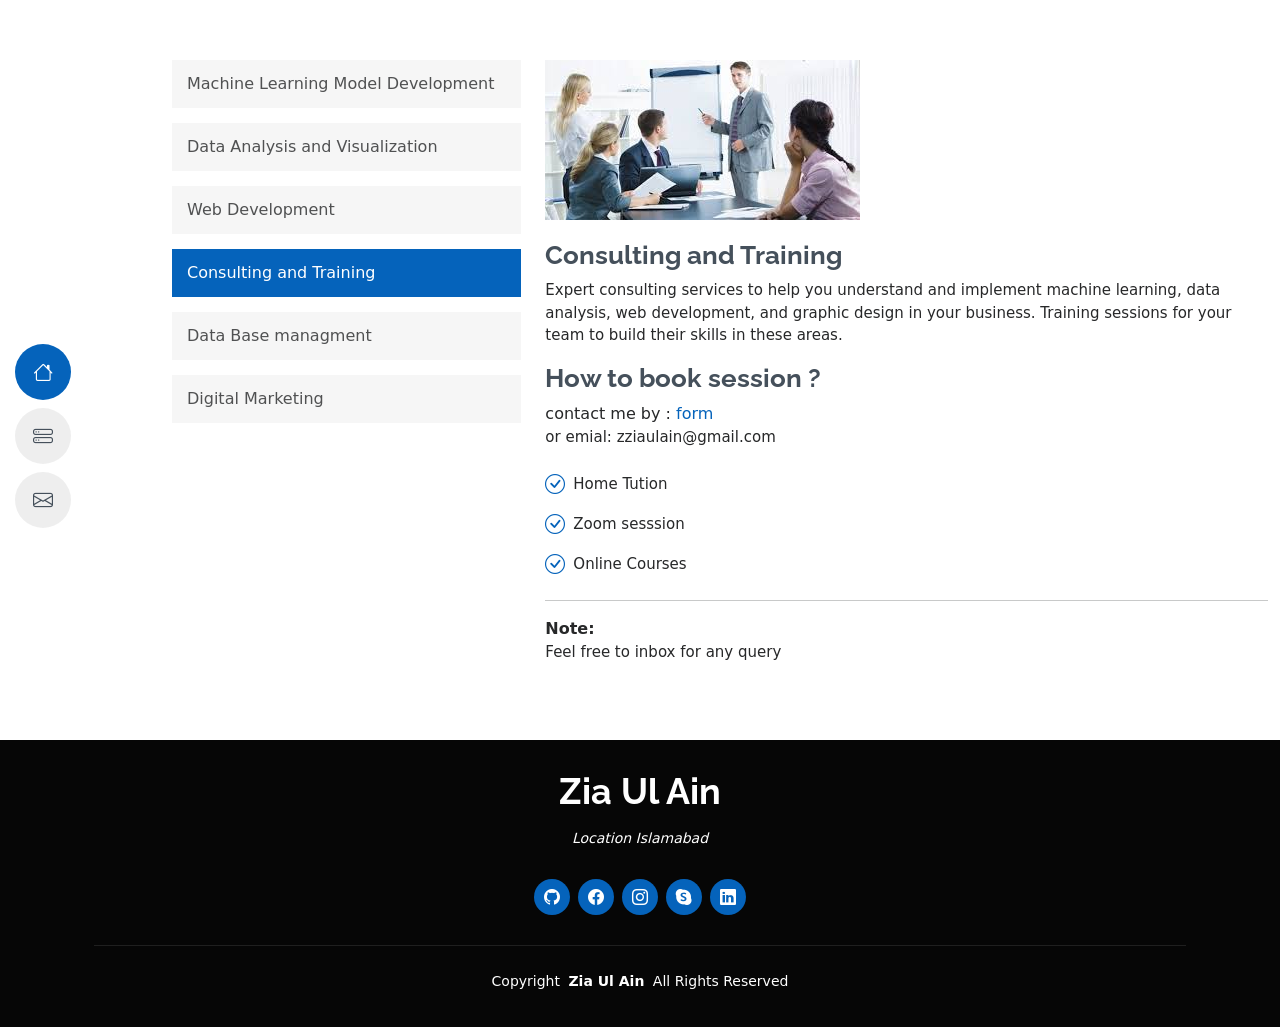
<file: consulting and traning.html>
<!DOCTYPE html>
<html lang="en">

<head>
  <meta charset="utf-8">
  <meta content="width=device-width, initial-scale=1.0" name="viewport">
  <title>Index - MyResume Bootstrap Template</title>
  <meta content="" name="description">
  <meta content="" name="keywords">

  <!-- Favicons -->
  <link href="assets/img/favicon.png" rel="icon">
  <link href="assets/img/apple-touch-icon.png" rel="apple-touch-icon">

  <!-- Fonts -->
  <link href="https://fonts.googleapis.com" rel="preconnect">
  <link href="https://fonts.gstatic.com" rel="preconnect" crossorigin>
  <link href="https://fonts.googleapis.com/css2?family=Roboto:ital,wght@0,100;0,300;0,400;0,500;0,700;0,900;1,100;1,300;1,400;1,500;1,700;1,900&family=Poppins:ital,wght@0,100;0,200;0,300;0,400;0,500;0,600;0,700;0,800;0,900;1,100;1,200;1,300;1,400;1,500;1,600;1,700;1,800;1,900&family=Raleway:ital,wght@0,100;0,200;0,300;0,400;0,500;0,600;0,700;0,800;0,900;1,100;1,200;1,300;1,400;1,500;1,600;1,700;1,800;1,900&display=swap" rel="stylesheet">

  <!-- Vendor CSS Files -->
  <link href="assets/vendor/bootstrap/css/bootstrap.min.css" rel="stylesheet">
  <link href="assets/vendor/bootstrap-icons/bootstrap-icons.css" rel="stylesheet">
  <link href="assets/vendor/aos/aos.css" rel="stylesheet">
  <link href="assets/vendor/glightbox/css/glightbox.min.css" rel="stylesheet">
  <link href="assets/vendor/swiper/swiper-bundle.min.css" rel="stylesheet">

  <!-- Main CSS File -->
  <link href="assets/css/main.css" rel="stylesheet">

  <!-- =======================================================
  * Template Name: MyResume
  * Template URL: https://bootstrapmade.com/free-html-bootstrap-template-my-resume/
  * Updated: Jun 29 2024 with Bootstrap v5.3.3
  * Author: BootstrapMade.com
  * License: https://bootstrapmade.com/license/
  ======================================================== -->
</head>

<body class="index-page">
    

  <header id="header" class="header d-flex flex-column justify-content-center">

    <i class="header-toggle d-xl-none bi bi-list"></i>

    <nav id="navmenu" class="navmenu">
      <ul>
        <li><a href="index.html#services" class="active"><i class="bi bi-house navicon"></i><span>Home</span></a></li>
        <li><a href="#services"><i class="bi bi-hdd-stack navicon"></i><span>Services</span></a></li>
        <li><a href="#contact"><i class="bi bi-envelope navicon"></i><span>Contact</span></a></li>
      </ul>

    </nav>

  </header>

  <main class="main">


    <!-- Service Details Section -->
    <section id="service-details" class="service-details section">

      <div class="container">

        <div class="row gy-4">

          <div class="col-lg-4 aos-init aos-animate" data-aos="fade-up" data-aos-delay="100">
            <div class="services-list">
              <a href="machine.html">Machine Learning Model Development</a>
              <a href="data analyis.html">Data Analysis and Visualization</a>
              <a href="web design.html">Web Development</a>
              <a href="#" class="active">Consulting and Training</a>
              <a href="database.html">Data Base managment</a>
              <a href="marketing.html">Digital Marketing</a>
              
            </div>


          </div>

          <div class="col-lg-8 aos-init aos-animate" data-aos="fade-up" data-aos-delay="200">
            <img src="assets/img/masonry-portfolio/consulting.jpeg" alt="" class="img-fluid services-img"> 
            <h3>Consulting and Training</h3>
            <p>
              Expert consulting services to help you understand and implement machine learning, data analysis, web
              development, and graphic design in your business. Training sessions for your team to build their skills in
              these areas.
            </p>


            <h3>How to book session ?</h3>
            contact me by :          <a href="index.html#contact">form</a>
            <p>or emial: zziaulain@gmail.com</p>


            <ul>
              <li><i class="bi bi-check-circle"></i> <span>Home Tution</span></li>
              <li><i class="bi bi-check-circle"></i> <span>Zoom sesssion</span></li>
              <li><i class="bi bi-check-circle"></i> <span>Online Courses</span></li>
              
            </ul>




            <hr>
            <span><b>Note:</b></span>
            <p>Feel free to inbox for any query</p>

          </div>

        </div>

      </div>

    </section><!-- /Service Details Section -->

  </main>
    <footer id="footer" class="footer position-relative dark-background">
        <div class="container">
          <h3 class="sitename">Zia Ul Ain</h3>
          <p>Location Islamabad</p>
          <div class="social-links d-flex justify-content-center">
            <a href="https://github.com/Sidra874"><i class="bi bi-github"></i></a>
            <a href="https://www.facebook.com/profile.php?id=100075451234322&mibextid=ZbWKwL"><i class="bi bi-facebook"></i></a>
            <a href="https://www.instagram.com/sidra.5189?igsh=MWJyancycjU3aXpldw=="><i class="bi bi-instagram"></i></a>
            <a href="https://join.skype.com/invite/sBKoWraeG98x"><i class="bi bi-skype"></i>
              </a>
            <a href="https://www.linkedin.com/in/zia-ulain-876047271?utm_source=share&utm_campaign=share_via&utm_content=profile&utm_medium=android_app "><i class="bi bi-linkedin"></i></a>
          </div>
          <div class="container">
            <div class="copyright">
              <span>Copyright</span> <strong class="px-1 sitename">Zia Ul Ain</strong> <span>All Rights Reserved</span>
            </div>
            <div class="credits">
              <!-- All the links in the footer should remain intact. -->
              <!-- You can delete the links only if you've purchased the pro version. -->
              <!-- Licensing information: https://bootstrapmade.com/license/ -->
              <!-- Purchase the pro version with working PHP/AJAX contact form: [buy-url] -->
            
            </div>
          </div>
        </div>
      </footer>
    
      <!-- Scroll Top -->
      <a href="#" id="scroll-top" class="scroll-top d-flex align-items-center justify-content-center"><i class="bi bi-arrow-up-short"></i></a>
    
      <!-- Preloader -->
      <div id="preloader"></div>
    
      <!-- Vendor JS Files -->
      <script src="assets/vendor/bootstrap/js/bootstrap.bundle.min.js"></script>
      <script src="assets/vendor/php-email-form/validate.js"></script>
      <script src="assets/vendor/aos/aos.js"></script>
      <script src="assets/vendor/typed.js/typed.umd.js"></script>
      <script src="assets/vendor/purecounter/purecounter_vanilla.js"></script>
      <script src="assets/vendor/waypoints/noframework.waypoints.js"></script>
      <script src="assets/vendor/glightbox/js/glightbox.min.js"></script>
      <script src="assets/vendor/imagesloaded/imagesloaded.pkgd.min.js"></script>
      <script src="assets/vendor/isotope-layout/isotope.pkgd.min.js"></script>
      <script src="assets/vendor/swiper/swiper-bundle.min.js"></script>
    
      <!-- Main JS File -->
      <script src="assets/js/main.js"></script>
    
    </body>
    
    </html>
</file>
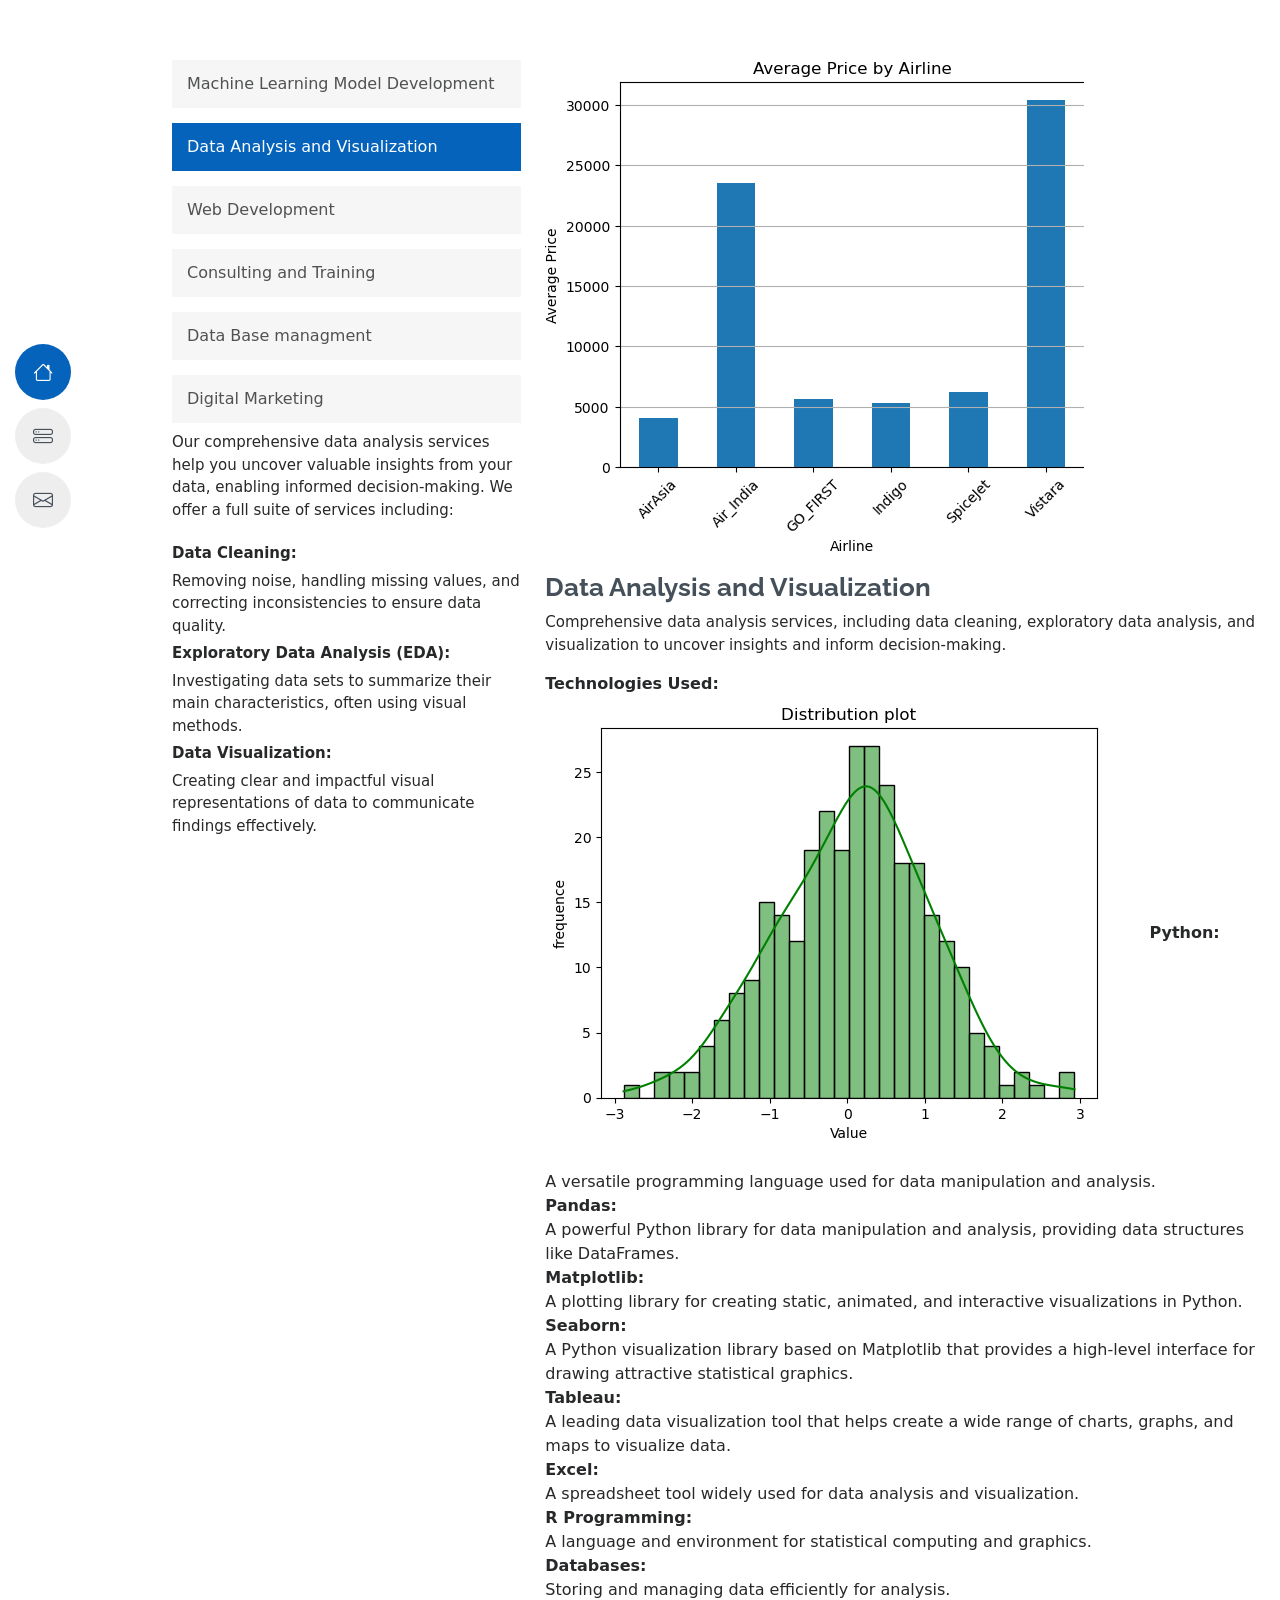
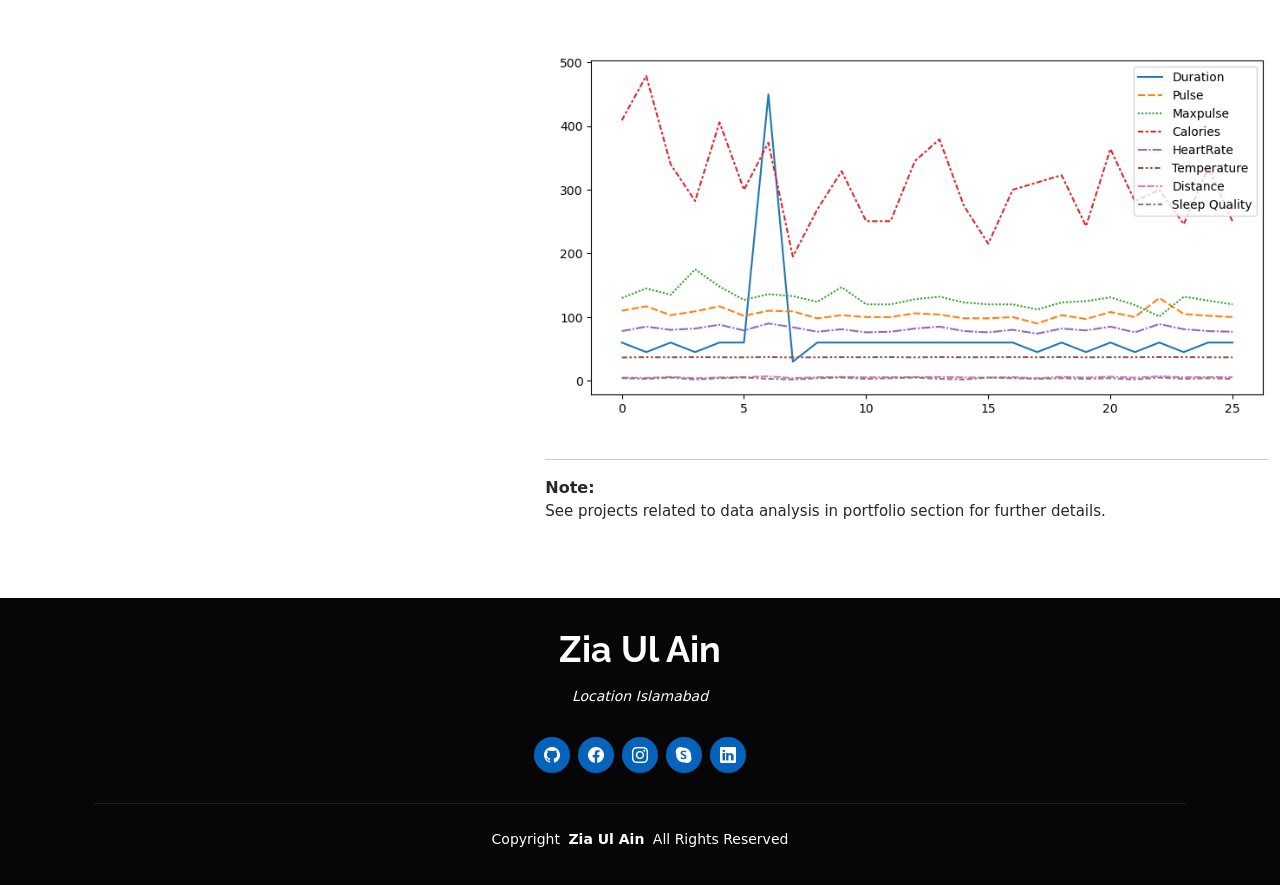
<file: data analyis.html>
<!DOCTYPE html>
<html lang="en">

<head>
  <meta charset="utf-8">
  <meta content="width=device-width, initial-scale=1.0" name="viewport">
  <title>Index - MyResume Bootstrap Template</title>
  <meta content="" name="description">
  <meta content="" name="keywords">

  <!-- Favicons -->
  <link href="assets/img/favicon.png" rel="icon">
  <link href="assets/img/apple-touch-icon.png" rel="apple-touch-icon">

  <!-- Fonts -->
  <link href="https://fonts.googleapis.com" rel="preconnect">
  <link href="https://fonts.gstatic.com" rel="preconnect" crossorigin>
  <link href="https://fonts.googleapis.com/css2?family=Roboto:ital,wght@0,100;0,300;0,400;0,500;0,700;0,900;1,100;1,300;1,400;1,500;1,700;1,900&family=Poppins:ital,wght@0,100;0,200;0,300;0,400;0,500;0,600;0,700;0,800;0,900;1,100;1,200;1,300;1,400;1,500;1,600;1,700;1,800;1,900&family=Raleway:ital,wght@0,100;0,200;0,300;0,400;0,500;0,600;0,700;0,800;0,900;1,100;1,200;1,300;1,400;1,500;1,600;1,700;1,800;1,900&display=swap" rel="stylesheet">

  <!-- Vendor CSS Files -->
  <link href="assets/vendor/bootstrap/css/bootstrap.min.css" rel="stylesheet">
  <link href="assets/vendor/bootstrap-icons/bootstrap-icons.css" rel="stylesheet">
  <link href="assets/vendor/aos/aos.css" rel="stylesheet">
  <link href="assets/vendor/glightbox/css/glightbox.min.css" rel="stylesheet">
  <link href="assets/vendor/swiper/swiper-bundle.min.css" rel="stylesheet">

  <!-- Main CSS File -->
  <link href="assets/css/main.css" rel="stylesheet">

  <!-- =======================================================
  * Template Name: MyResume
  * Template URL: https://bootstrapmade.com/free-html-bootstrap-template-my-resume/
  * Updated: Jun 29 2024 with Bootstrap v5.3.3
  * Author: BootstrapMade.com
  * License: https://bootstrapmade.com/license/
  ======================================================== -->
</head>

<body class="index-page">
    

  <header id="header" class="header d-flex flex-column justify-content-center">

    <i class="header-toggle d-xl-none bi bi-list"></i>

    <nav id="navmenu" class="navmenu">
      <ul>
        <li><a href="index.html#services" class="active"><i class="bi bi-house navicon"></i><span>Home</span></a></li>
        <li><a href="#services"><i class="bi bi-hdd-stack navicon"></i><span>Services</span></a></li>
        <li><a href="#contact"><i class="bi bi-envelope navicon"></i><span>Contact</span></a></li>
      </ul>

    </nav>

  </header>

  <main class="main">

    

    <!-- Service Details Section -->
    <section id="service-details" class="service-details section">

      <div class="container">

        <div class="row gy-4">

          <div class="col-lg-4 aos-init aos-animate" data-aos="fade-up" data-aos-delay="100">
            <div class="services-list">
              <a href="service-details1.html">Machine Learning Model Development</a>
              <a href="#" class="active">Data Analysis and Visualization</a>
              <a href="service-details3.html">Web Development</a>
              <a href="service-details4.html">Consulting and Training</a>
              <a href="service-details5.html">Data Base managment</a>
              <a href="service-details5.html">Digital Marketing</a>
            </div>

            <h4></h4>
            <p>Our comprehensive data analysis services help you uncover valuable insights from your data, enabling
              informed decision-making. We offer a full suite of services including:
            </p>
            <ul>
              <li> <b>Data Cleaning:</b> </li>Removing noise, handling missing values, and correcting inconsistencies to
              ensure data quality.
              <li> <b> Exploratory Data Analysis (EDA):</b> </li>Investigating data sets to summarize their main
              characteristics, often using visual methods.
              <li> <b>Data Visualization:</b> </li>Creating clear and impactful visual representations of data to
              communicate findings effectively.
            </ul>

          </div>

          <div class="col-lg-8 aos-init" data-aos="fade-up" data-aos-delay="200">
            <img src="assets/img/masonry-portfolio/masonry-portfolio-6.png" alt="" class="img-fluid services-img">
            <h3>Data Analysis and Visualization</h3>
            <p>Comprehensive data analysis services, including data cleaning, exploratory data analysis, and
              visualization to uncover insights and inform decision-making.</p>
            <b> Technologies Used: </b> <br>
            <img src="assets/img/masonry-portfolio/masonry-portfolio-8.png" alt="" class="img-fluid services-img">

            <b> Python: </b> <br> A versatile programming language used for data manipulation and analysis.
            <br><b> Pandas: </b> <br> A powerful Python library for data manipulation and analysis, providing data
            structures like DataFrames.
            <br><b> Matplotlib: </b> <br> A plotting library for creating static, animated, and interactive
            visualizations in Python.
            <br><b> Seaborn: </b> <br> A Python visualization library based on Matplotlib that provides a high-level
            interface for drawing attractive statistical graphics.
            <br><b> Tableau: </b> <br> A leading data visualization tool that helps create a wide range of charts,
            graphs, and maps to visualize data.
            <br><b> Excel: </b> <br> A spreadsheet tool widely used for data analysis and visualization.
            <br><b> R Programming: </b> <br> A language and environment for statistical computing and graphics.
            <br><b> Databases: </b> <br> Storing and managing data efficiently for analysis.

            <br>
            <br>
            <br>
            <img src="assets/img/masonry-portfolio/masonry-portfolio-2.png" alt="" class="img-fluid services-img">

            <hr>
            <span><b>Note:</b></span>
            <p>See projects related to data analysis in portfolio section for further details.</p>



          </div>

        </div>

      </div>

    </section><!-- /Service Details Section -->

  </main>

    <footer id="footer" class="footer position-relative dark-background">
        <div class="container">
          <h3 class="sitename">Zia Ul Ain</h3>
          <p>Location Islamabad</p>
          <div class="social-links d-flex justify-content-center">
            <a href="https://github.com/Sidra874"><i class="bi bi-github"></i></a>
            <a href="https://www.facebook.com/profile.php?id=100075451234322&mibextid=ZbWKwL"><i class="bi bi-facebook"></i></a>
            <a href="https://www.instagram.com/sidra.5189?igsh=MWJyancycjU3aXpldw=="><i class="bi bi-instagram"></i></a>
            <a href="https://join.skype.com/invite/sBKoWraeG98x"><i class="bi bi-skype"></i>
              </a>
            <a href="https://www.linkedin.com/in/zia-ulain-876047271?utm_source=share&utm_campaign=share_via&utm_content=profile&utm_medium=android_app "><i class="bi bi-linkedin"></i></a>
          </div>
          <div class="container">
            <div class="copyright">
              <span>Copyright</span> <strong class="px-1 sitename">Zia Ul Ain</strong> <span>All Rights Reserved</span>
            </div>
            <div class="credits">
              <!-- All the links in the footer should remain intact. -->
              <!-- You can delete the links only if you've purchased the pro version. -->
              <!-- Licensing information: https://bootstrapmade.com/license/ -->
              <!-- Purchase the pro version with working PHP/AJAX contact form: [buy-url] -->
            
            </div>
          </div>
        </div>
      </footer>
    
      <!-- Scroll Top -->
      <a href="#" id="scroll-top" class="scroll-top d-flex align-items-center justify-content-center"><i class="bi bi-arrow-up-short"></i></a>
    
      <!-- Preloader -->
      <div id="preloader"></div>
    
      <!-- Vendor JS Files -->
      <script src="assets/vendor/bootstrap/js/bootstrap.bundle.min.js"></script>
      <script src="assets/vendor/php-email-form/validate.js"></script>
      <script src="assets/vendor/aos/aos.js"></script>
      <script src="assets/vendor/typed.js/typed.umd.js"></script>
      <script src="assets/vendor/purecounter/purecounter_vanilla.js"></script>
      <script src="assets/vendor/waypoints/noframework.waypoints.js"></script>
      <script src="assets/vendor/glightbox/js/glightbox.min.js"></script>
      <script src="assets/vendor/imagesloaded/imagesloaded.pkgd.min.js"></script>
      <script src="assets/vendor/isotope-layout/isotope.pkgd.min.js"></script>
      <script src="assets/vendor/swiper/swiper-bundle.min.js"></script>
    
      <!-- Main JS File -->
      <script src="assets/js/main.js"></script>
    
    </body>
    
    </html>
</file>
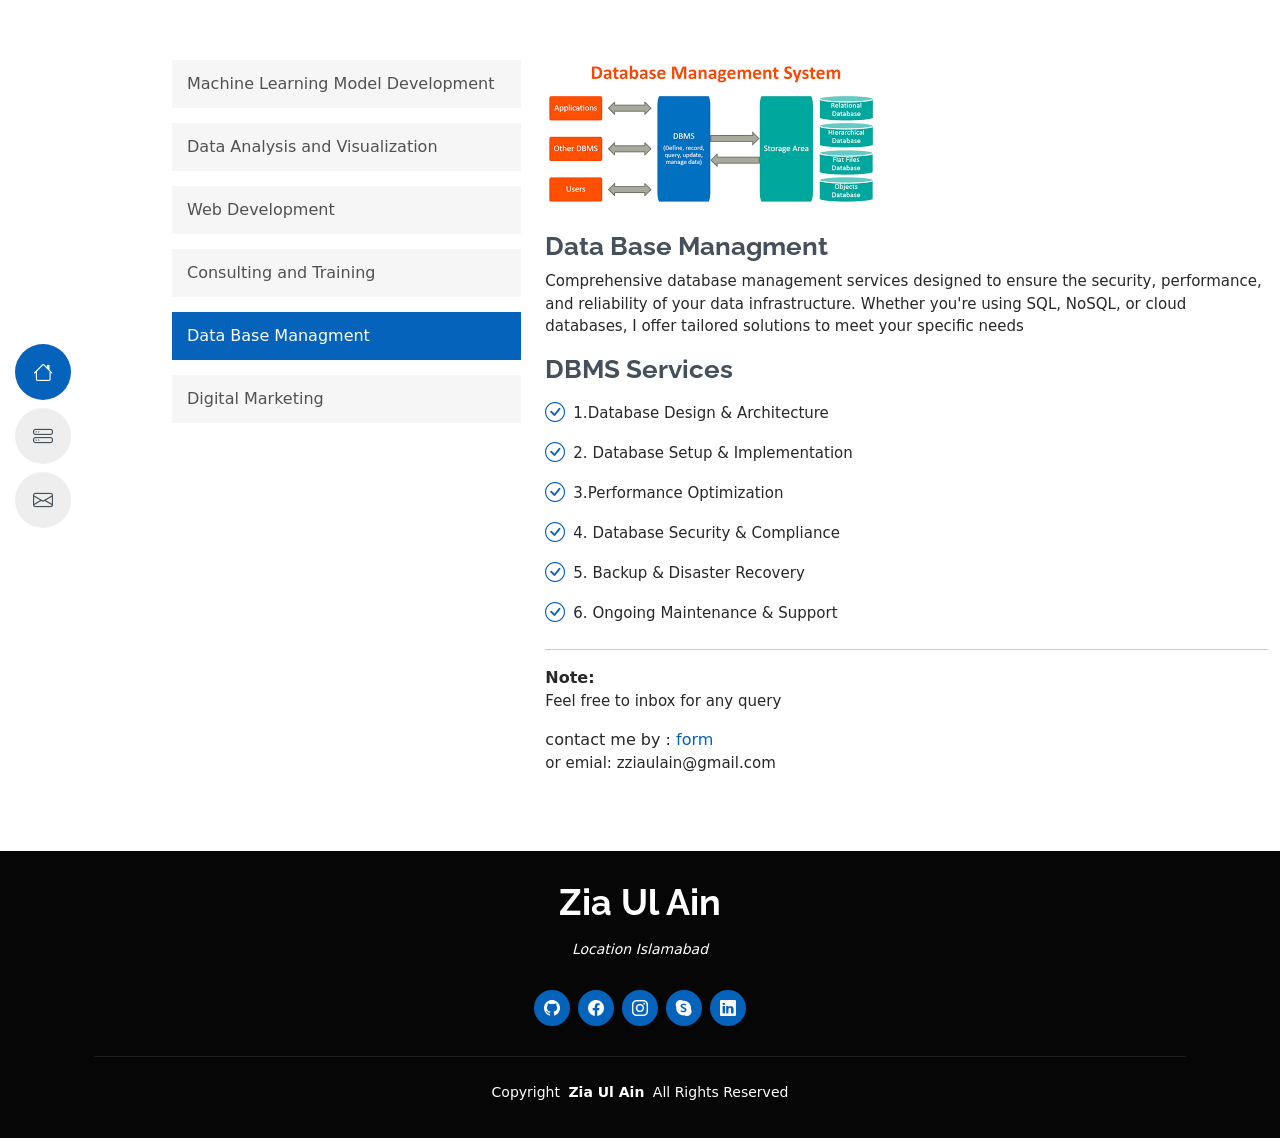
<file: database.html>
<!DOCTYPE html>
<html lang="en">

<head>
  <meta charset="utf-8">
  <meta content="width=device-width, initial-scale=1.0" name="viewport">
  <title>Index - MyResume Bootstrap Template</title>
  <meta content="" name="description">
  <meta content="" name="keywords">

  <!-- Favicons -->
  <link href="assets/img/favicon.png" rel="icon">
  <link href="assets/img/apple-touch-icon.png" rel="apple-touch-icon">

  <!-- Fonts -->
  <link href="https://fonts.googleapis.com" rel="preconnect">
  <link href="https://fonts.gstatic.com" rel="preconnect" crossorigin>
  <link href="https://fonts.googleapis.com/css2?family=Roboto:ital,wght@0,100;0,300;0,400;0,500;0,700;0,900;1,100;1,300;1,400;1,500;1,700;1,900&family=Poppins:ital,wght@0,100;0,200;0,300;0,400;0,500;0,600;0,700;0,800;0,900;1,100;1,200;1,300;1,400;1,500;1,600;1,700;1,800;1,900&family=Raleway:ital,wght@0,100;0,200;0,300;0,400;0,500;0,600;0,700;0,800;0,900;1,100;1,200;1,300;1,400;1,500;1,600;1,700;1,800;1,900&display=swap" rel="stylesheet">

  <!-- Vendor CSS Files -->
  <link href="assets/vendor/bootstrap/css/bootstrap.min.css" rel="stylesheet">
  <link href="assets/vendor/bootstrap-icons/bootstrap-icons.css" rel="stylesheet">
  <link href="assets/vendor/aos/aos.css" rel="stylesheet">
  <link href="assets/vendor/glightbox/css/glightbox.min.css" rel="stylesheet">
  <link href="assets/vendor/swiper/swiper-bundle.min.css" rel="stylesheet">

  <!-- Main CSS File -->
  <link href="assets/css/main.css" rel="stylesheet">

  <!-- =======================================================
  * Template Name: MyResume
  * Template URL: https://bootstrapmade.com/free-html-bootstrap-template-my-resume/
  * Updated: Jun 29 2024 with Bootstrap v5.3.3
  * Author: BootstrapMade.com
  * License: https://bootstrapmade.com/license/
  ======================================================== -->
</head>

<body class="index-page">
    

  <header id="header" class="header d-flex flex-column justify-content-center">

    <i class="header-toggle d-xl-none bi bi-list"></i>

    <nav id="navmenu" class="navmenu">
      <ul>
        <li><a href="index.html#services" class="active"><i class="bi bi-house navicon"></i><span>Home</span></a></li>
        <li><a href="#services"><i class="bi bi-hdd-stack navicon"></i><span>Services</span></a></li>
        <li><a href="#contact"><i class="bi bi-envelope navicon"></i><span>Contact</span></a></li>
      </ul>

    </nav>

  </header>

  <main class="main">

  

    <!-- Service Details Section -->
    <section id="service-details" class="service-details section">

      <div class="container">

        <div class="row gy-4">

          <div class="col-lg-4 aos-init aos-animate" data-aos="fade-up" data-aos-delay="100">
            <div class="services-list">
              <a href="service-details1.html">Machine Learning Model Development</a>
              <a href="service-details2.html">Data Analysis and Visualization</a>
              <a href="service-details3.html">Web Development</a>
              <a href="service-details.html">Consulting and Training</a>
              <a href="#" class="active">Data Base Managment</a>
              <a href="service-details4.html">Digital Marketing</a>
            </div>


          </div>

          <div class="col-lg-8 aos-init aos-animate" data-aos="fade-up" data-aos-delay="200">
            <img src="assets/img/masonry-portfolio/database.png" alt="" class="img-fluid services-img">
            <h3>Data Base Managment</h3>
            <p>
                Comprehensive database management services designed to ensure the security, performance, and reliability of your data infrastructure. Whether you're using SQL, NoSQL, or cloud databases, I offer tailored solutions to meet your specific needs
            </p>


            <h3>DBMS Services</h3>

            <ul>
              <li><i class="bi bi-check-circle"></i> <span>1.Database Design & Architecture</span></li>
              <li><i class="bi bi-check-circle"></i> <span>2. Database Setup & Implementation</span></li>
              <li><i class="bi bi-check-circle"></i> <span>3.Performance Optimization</span></li>
              <li><i class="bi bi-check-circle"></i> <span>4. Database Security & Compliance</span></li>
              <li><i class="bi bi-check-circle"></i> <span>5. Backup & Disaster Recovery</span></li>
              <li><i class="bi bi-check-circle"></i> <span>6. Ongoing Maintenance & Support</span></li>
              
            </ul>




            <hr>
            <span><b>Note:</b></span>
            <p>Feel free to inbox for any query</p>
            contact me by :          <a href="index.html#contact">form</a>
            <p>or emial: zziaulain@gmail.com</p>


          </div>

        </div>

      </div>

    </section><!-- /Service Details Section -->

  </main>
    <footer id="footer" class="footer position-relative dark-background">
        <div class="container">
          <h3 class="sitename">Zia Ul Ain</h3>
          <p>Location Islamabad</p>
          <div class="social-links d-flex justify-content-center">
            <a href="https://github.com/Sidra874"><i class="bi bi-github"></i></a>
            <a href="https://www.facebook.com/profile.php?id=100075451234322&mibextid=ZbWKwL"><i class="bi bi-facebook"></i></a>
            <a href="https://www.instagram.com/sidra.5189?igsh=MWJyancycjU3aXpldw=="><i class="bi bi-instagram"></i></a>
            <a href="https://join.skype.com/invite/sBKoWraeG98x"><i class="bi bi-skype"></i>
              </a>
            <a href="https://www.linkedin.com/in/zia-ulain-876047271?utm_source=share&utm_campaign=share_via&utm_content=profile&utm_medium=android_app "><i class="bi bi-linkedin"></i></a>
          </div>
          <div class="container">
            <div class="copyright">
              <span>Copyright</span> <strong class="px-1 sitename">Zia Ul Ain</strong> <span>All Rights Reserved</span>
            </div>
            <div class="credits">
              <!-- All the links in the footer should remain intact. -->
              <!-- You can delete the links only if you've purchased the pro version. -->
              <!-- Licensing information: https://bootstrapmade.com/license/ -->
              <!-- Purchase the pro version with working PHP/AJAX contact form: [buy-url] -->
            
            </div>
          </div>
        </div>
      </footer>
    
      <!-- Scroll Top -->
      <a href="#" id="scroll-top" class="scroll-top d-flex align-items-center justify-content-center"><i class="bi bi-arrow-up-short"></i></a>
    
      <!-- Preloader -->
      <div id="preloader"></div>
    
      <!-- Vendor JS Files -->
      <script src="assets/vendor/bootstrap/js/bootstrap.bundle.min.js"></script>
      <script src="assets/vendor/php-email-form/validate.js"></script>
      <script src="assets/vendor/aos/aos.js"></script>
      <script src="assets/vendor/typed.js/typed.umd.js"></script>
      <script src="assets/vendor/purecounter/purecounter_vanilla.js"></script>
      <script src="assets/vendor/waypoints/noframework.waypoints.js"></script>
      <script src="assets/vendor/glightbox/js/glightbox.min.js"></script>
      <script src="assets/vendor/imagesloaded/imagesloaded.pkgd.min.js"></script>
      <script src="assets/vendor/isotope-layout/isotope.pkgd.min.js"></script>
      <script src="assets/vendor/swiper/swiper-bundle.min.js"></script>
    
      <!-- Main JS File -->
      <script src="assets/js/main.js"></script>
    
    </body>
    
    </html>
</file>
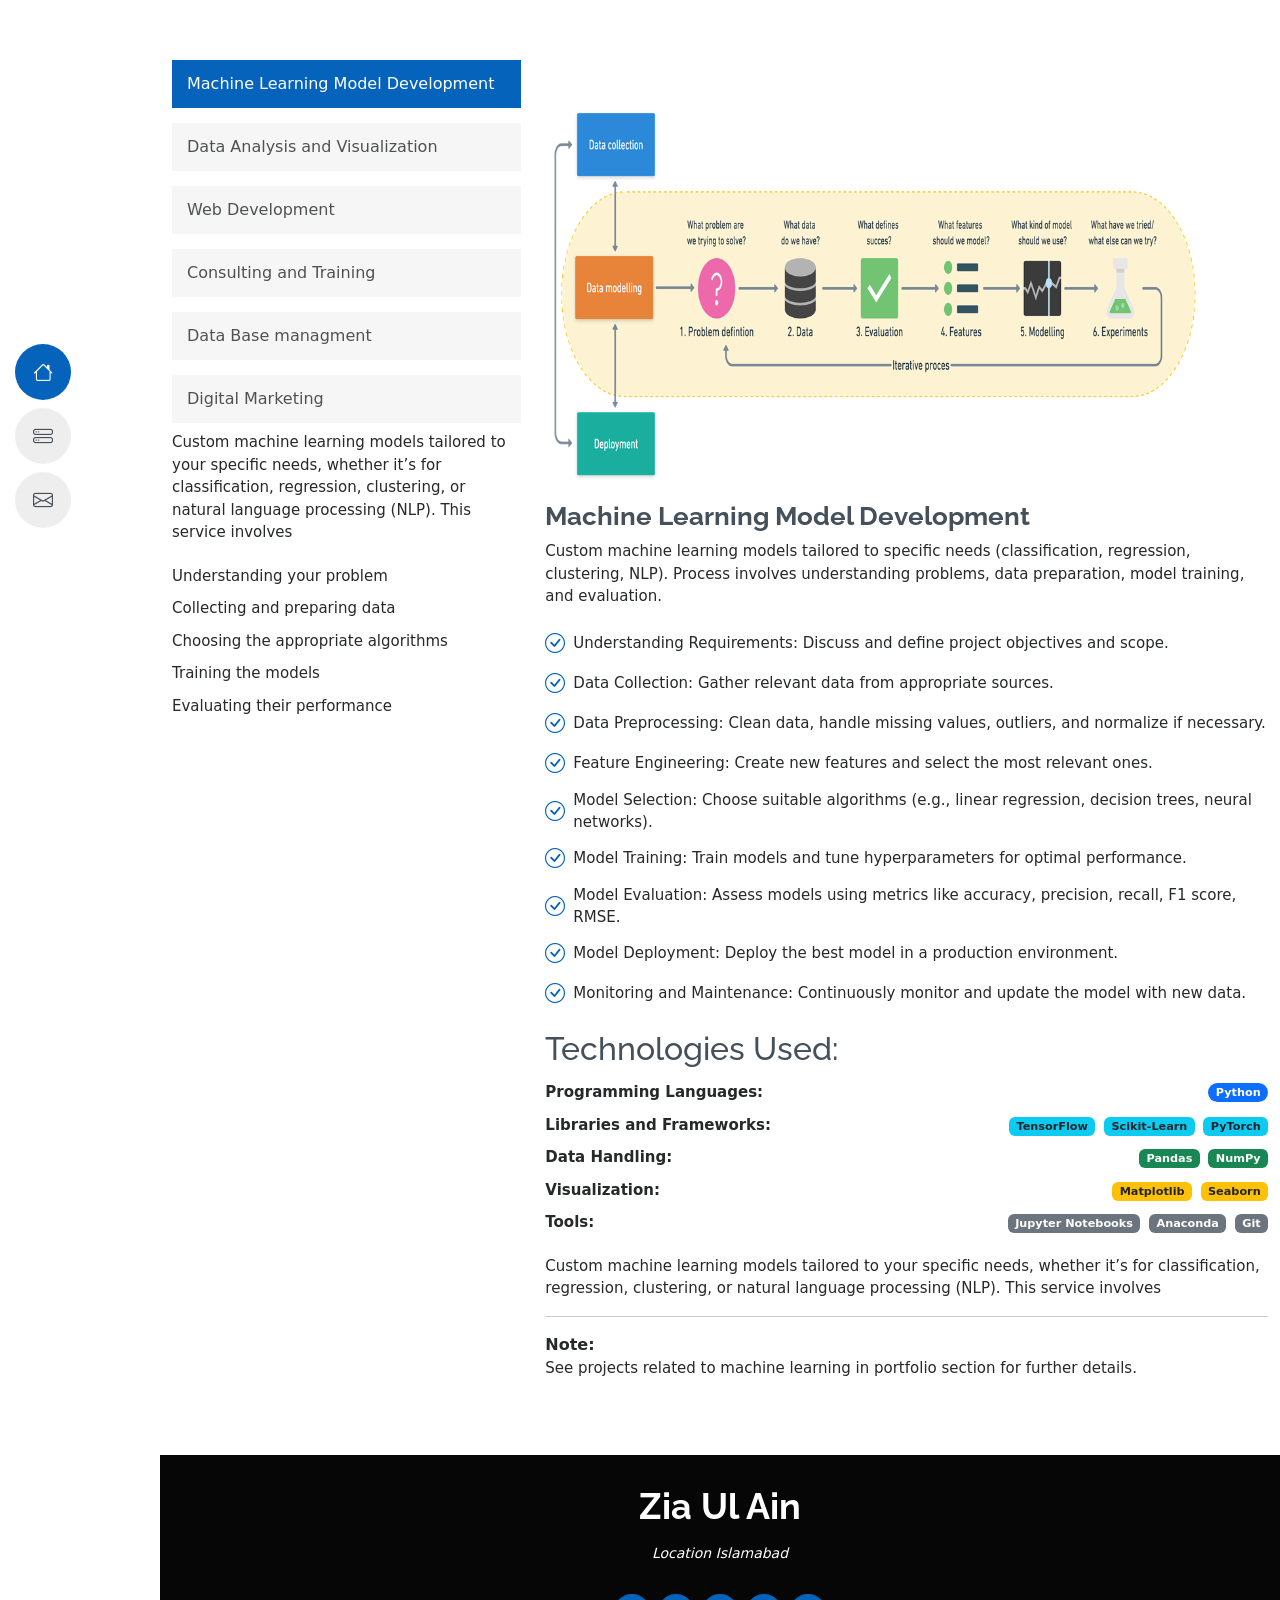
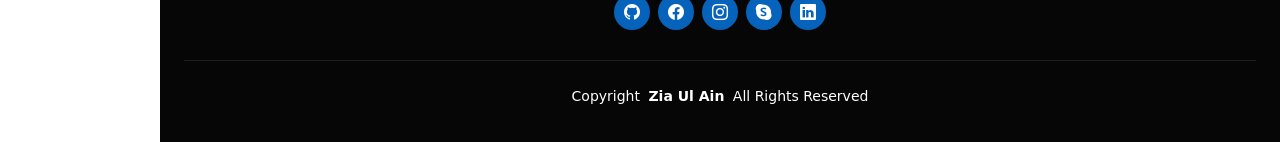
<file: machine.html>
<!DOCTYPE html>
<html lang="en">

<head>
  <meta charset="utf-8">
  <meta content="width=device-width, initial-scale=1.0" name="viewport">
  <title>Index - MyResume Bootstrap Template</title>
  <meta content="" name="description">
  <meta content="" name="keywords">

  <!-- Favicons -->
  <link href="assets/img/favicon.png" rel="icon">
  <link href="assets/img/apple-touch-icon.png" rel="apple-touch-icon">

  <!-- Fonts -->
  <link href="https://fonts.googleapis.com" rel="preconnect">
  <link href="https://fonts.gstatic.com" rel="preconnect" crossorigin>
  <link href="https://fonts.googleapis.com/css2?family=Roboto:ital,wght@0,100;0,300;0,400;0,500;0,700;0,900;1,100;1,300;1,400;1,500;1,700;1,900&family=Poppins:ital,wght@0,100;0,200;0,300;0,400;0,500;0,600;0,700;0,800;0,900;1,100;1,200;1,300;1,400;1,500;1,600;1,700;1,800;1,900&family=Raleway:ital,wght@0,100;0,200;0,300;0,400;0,500;0,600;0,700;0,800;0,900;1,100;1,200;1,300;1,400;1,500;1,600;1,700;1,800;1,900&display=swap" rel="stylesheet">

  <!-- Vendor CSS Files -->
  <link href="assets/vendor/bootstrap/css/bootstrap.min.css" rel="stylesheet">
  <link href="assets/vendor/bootstrap-icons/bootstrap-icons.css" rel="stylesheet">
  <link href="assets/vendor/aos/aos.css" rel="stylesheet">
  <link href="assets/vendor/glightbox/css/glightbox.min.css" rel="stylesheet">
  <link href="assets/vendor/swiper/swiper-bundle.min.css" rel="stylesheet">

  <!-- Main CSS File -->
  <link href="assets/css/main.css" rel="stylesheet">

  <!-- =======================================================
  * Template Name: MyResume
  * Template URL: https://bootstrapmade.com/free-html-bootstrap-template-my-resume/
  * Updated: Jun 29 2024 with Bootstrap v5.3.3
  * Author: BootstrapMade.com
  * License: https://bootstrapmade.com/license/
  ======================================================== -->
</head>

<body class="index-page">
    

  <header id="header" class="header d-flex flex-column justify-content-center">

    <i class="header-toggle d-xl-none bi bi-list"></i>

    <nav id="navmenu" class="navmenu">
      <ul>
        <li><a href="index.html#services" class="active"><i class="bi bi-house navicon"></i><span>Home</span></a></li>
        <li><a href="#services"><i class="bi bi-hdd-stack navicon"></i><span>Services</span></a></li>
        <li><a href="#contact"><i class="bi bi-envelope navicon"></i><span>Contact</span></a></li>
      </ul>

    </nav>

  </header>

  <main class="main">

    

    <!-- Service Details Section -->
    <section id="service-details" class="service-details section">

      <div class="container">

        <div class="row gy-4">

          <div class="col-lg-4 aos-init aos-animate" data-aos="fade-up" data-aos-delay="100">
            <div class="services-list">
              <a href="#" class="active">Machine Learning Model Development</a>
              <a href="service-details2.html">Data Analysis and Visualization</a>
              <a href="service-details3.html">Web Development</a>
              <a href="service-details4.html">Consulting and Training</a>
              <a href="service-details5.html">Data Base managment</a>
              <a href="service-details5.html">Digital Marketing</a>
            </div>

            <h4></h4>
            <p>Custom machine learning models tailored to your specific needs, whether it’s for classification, regression, clustering, or natural language processing (NLP).
               This service involves 
               </p><ul>
                <li>Understanding your problem </li>
                <li>Collecting and preparing data</li>
                <li>Choosing the appropriate algorithms</li>
                <li>Training the models</li>
                <li>Evaluating their performance</li>
               </ul>
            <p></p>
          </div>

          <div class="col-lg-8 aos-init aos-animate" data-aos="fade-up" data-aos-delay="200">
            <img src="assets/img/service 1.png" alt="" class="img-fluid services-img">
            <h3>Machine Learning Model Development</h3>
            <p>
              Custom machine learning models tailored to specific needs (classification, regression, clustering, NLP).
Process involves understanding problems, data preparation, model training, and evaluation.
            </p>
            <ul>
              <li><i class="bi bi-check-circle"></i> <span>Understanding Requirements:
                Discuss and define project objectives and scope.</span></li>
              <li><i class="bi bi-check-circle"></i> <span>Data Collection:
                Gather relevant data from appropriate sources.</span></li>
              <li><i class="bi bi-check-circle"></i> <span>Data Preprocessing:
                Clean data, handle missing values, outliers, and normalize if necessary.
                </span></li>
              <li><i class="bi bi-check-circle"></i> <span>Feature Engineering:
                Create new features and select the most relevant ones.</span></li>
              <li><i class="bi bi-check-circle"></i> <span>Model Selection:
                Choose suitable algorithms (e.g., linear regression, decision trees, neural networks).</span></li>
              <li><i class="bi bi-check-circle"></i> <span>Model Training:
                Train models and tune hyperparameters for optimal performance.</span></li>
              <li><i class="bi bi-check-circle"></i> <span>Model Evaluation:
                Assess models using metrics like accuracy, precision, recall, F1 score, RMSE.
                </span></li>
              <li><i class="bi bi-check-circle"></i> <span>Model Deployment:
                Deploy the best model in a production environment.</span></li>
              <li><i class="bi bi-check-circle"></i> <span>Monitoring and Maintenance:
                Continuously monitor and update the model with new data.</span></li>



            </ul>


            <h2>Technologies Used:</h2>
            <ul>
              <li class="list-group-item d-flex justify-content-between align-items-center">
                  <span class="fw-bold">Programming Languages:</span>
                  <span class="badge bg-primary rounded-pill">Python</span>
              </li>
              <li class="list-group-item d-flex justify-content-between align-items-center">
                  <span class="fw-bold">Libraries and Frameworks:</span>
                  <span>
                      <span class="badge bg-info text-dark me-1">TensorFlow</span>
                      <span class="badge bg-info text-dark me-1">Scikit-Learn</span>
                      <span class="badge bg-info text-dark">PyTorch</span>
                  </span>
              </li>
              <li class="list-group-item d-flex justify-content-between align-items-center">
                  <span class="fw-bold">Data Handling:</span>
                  <span>
                      <span class="badge bg-success me-1">Pandas</span>
                      <span class="badge bg-success">NumPy</span>
                  </span>
              </li>
              <li class="list-group-item d-flex justify-content-between align-items-center">
                  <span class="fw-bold">Visualization:</span>
                  <span>
                      <span class="badge bg-warning text-dark me-1">Matplotlib</span>
                      <span class="badge bg-warning text-dark">Seaborn</span>
                  </span>
              </li>
              <li class="list-group-item d-flex justify-content-between align-items-center">
                  <span class="fw-bold">Tools:</span>
                  <span>
                      <span class="badge bg-secondary me-1">Jupyter Notebooks</span>
                      <span class="badge bg-secondary me-1">Anaconda</span>
                      <span class="badge bg-secondary">Git</span>
                  </span>
              </li>
          </ul>
            <p>
              Custom machine learning models tailored to your specific needs, whether it’s for classification, regression, clustering, or natural language processing (NLP). This service involves

  </p>
 <hr>
  <span><b>Note:</b></span> 
  <p>See projects related to machine learning in portfolio section for further details.</p>
           
          </div>

        </div>

      </div>

</section><!-- /Service Details Section -->
<footer id="footer" class="footer position-relative dark-background">
  <div class="container">
    <h3 class="sitename">Zia Ul Ain</h3>
    <p>Location Islamabad</p>
    <div class="social-links d-flex justify-content-center">
      <a href="https://github.com/Sidra874"><i class="bi bi-github"></i></a>
      <a href="https://www.facebook.com/profile.php?id=100075451234322&mibextid=ZbWKwL"><i class="bi bi-facebook"></i></a>
      <a href="https://www.instagram.com/sidra.5189?igsh=MWJyancycjU3aXpldw=="><i class="bi bi-instagram"></i></a>
      <a href="https://join.skype.com/invite/sBKoWraeG98x"><i class="bi bi-skype"></i>
        </a>
      <a href="https://www.linkedin.com/in/zia-ulain-876047271?utm_source=share&utm_campaign=share_via&utm_content=profile&utm_medium=android_app "><i class="bi bi-linkedin"></i></a>
    </div>
    <div class="container">
      <div class="copyright">
        <span>Copyright</span> <strong class="px-1 sitename">Zia Ul Ain</strong> <span>All Rights Reserved</span>
      </div>
      <div class="credits">
        <!-- All the links in the footer should remain intact. -->
        <!-- You can delete the links only if you've purchased the pro version. -->
        <!-- Licensing information: https://bootstrapmade.com/license/ -->
        <!-- Purchase the pro version with working PHP/AJAX contact form: [buy-url] -->
      
      </div>
    </div>
  </div>
</footer>
    
      <!-- Scroll Top -->
      <a href="#" id="scroll-top" class="scroll-top d-flex align-items-center justify-content-center"><i class="bi bi-arrow-up-short"></i></a>
    
      <!-- Preloader -->
      <div id="preloader"></div>
    
      <!-- Vendor JS Files -->
      <script src="assets/vendor/bootstrap/js/bootstrap.bundle.min.js"></script>
      <script src="assets/vendor/php-email-form/validate.js"></script>
      <script src="assets/vendor/aos/aos.js"></script>
      <script src="assets/vendor/typed.js/typed.umd.js"></script>
      <script src="assets/vendor/purecounter/purecounter_vanilla.js"></script>
      <script src="assets/vendor/waypoints/noframework.waypoints.js"></script>
      <script src="assets/vendor/glightbox/js/glightbox.min.js"></script>
      <script src="assets/vendor/imagesloaded/imagesloaded.pkgd.min.js"></script>
      <script src="assets/vendor/isotope-layout/isotope.pkgd.min.js"></script>
      <script src="assets/vendor/swiper/swiper-bundle.min.js"></script>
    
      <!-- Main JS File -->
      <script src="assets/js/main.js"></script>
    
    </body>
    
    </html>
</file>
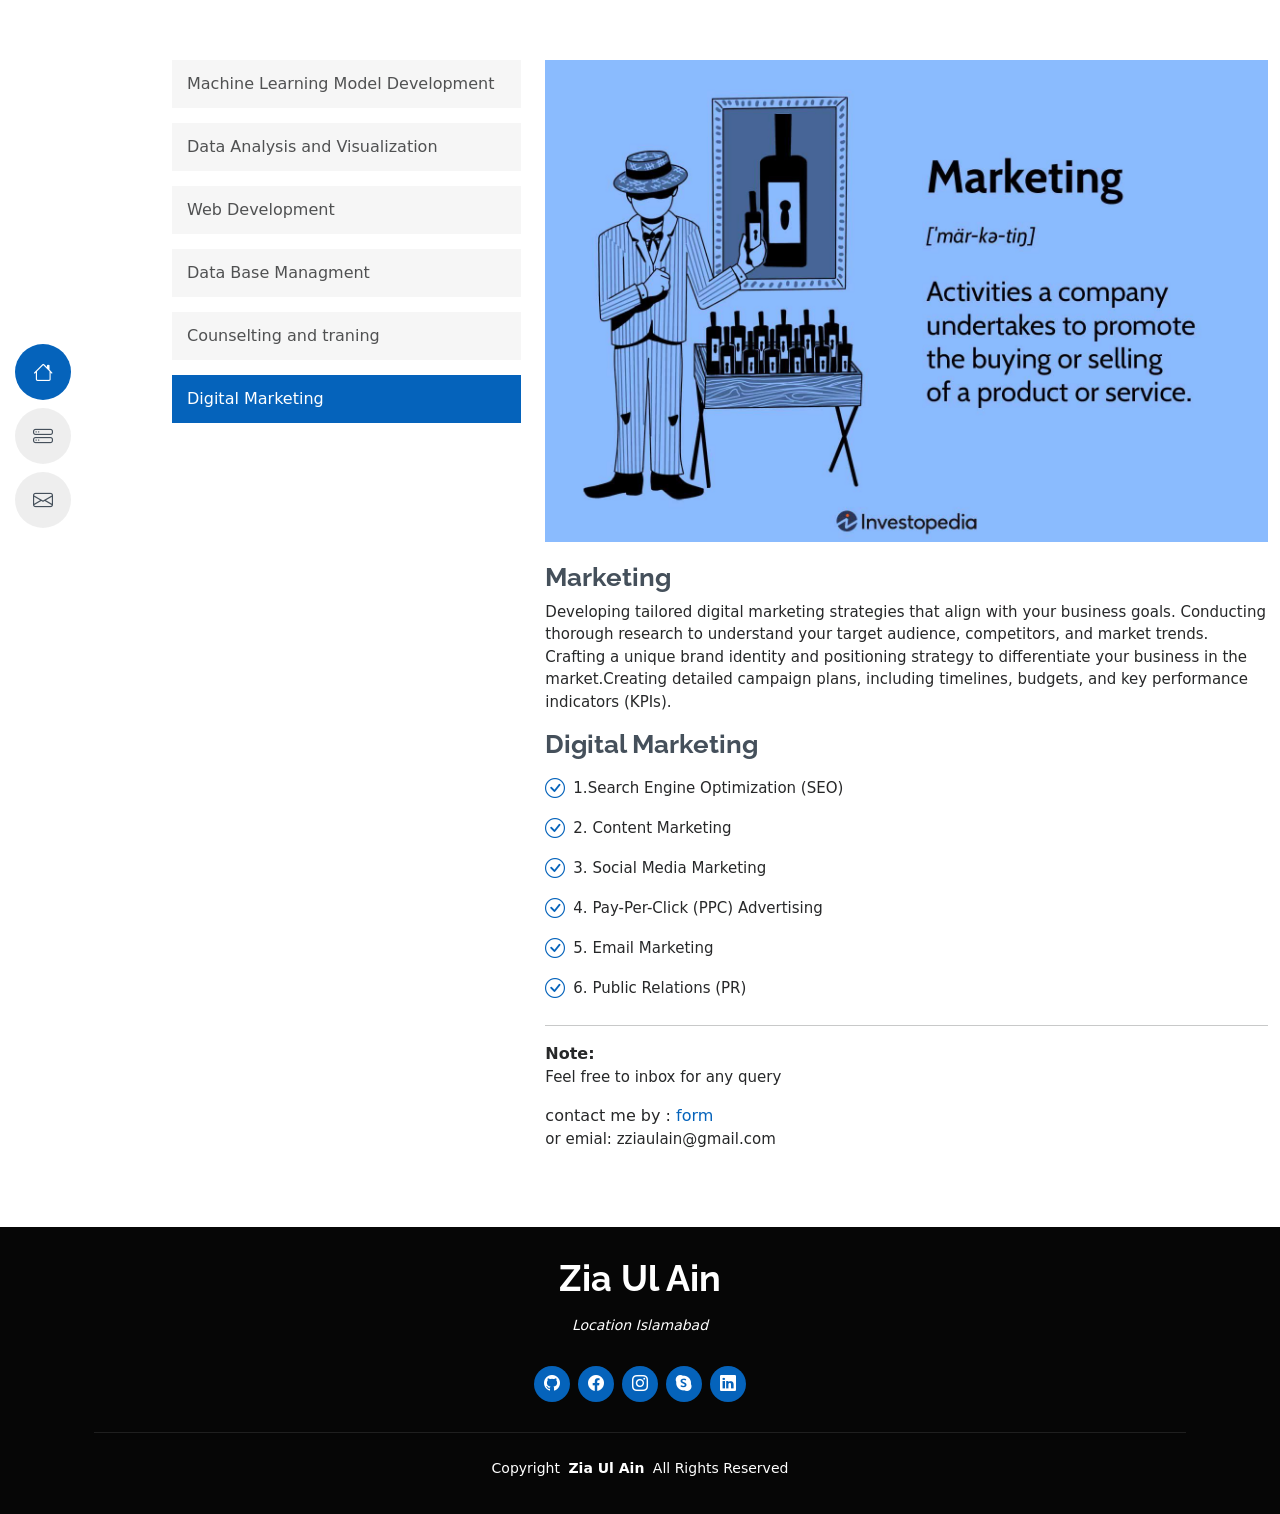
<file: marketing.html>
<!DOCTYPE html>
<html lang="en">

<head>
  <meta charset="utf-8">
  <meta content="width=device-width, initial-scale=1.0" name="viewport">
  <title>Index - MyResume Bootstrap Template</title>
  <meta content="" name="description">
  <meta content="" name="keywords">

  <!-- Favicons -->
  <link href="assets/img/favicon.png" rel="icon">
  <link href="assets/img/apple-touch-icon.png" rel="apple-touch-icon">

  <!-- Fonts -->
  <link href="https://fonts.googleapis.com" rel="preconnect">
  <link href="https://fonts.gstatic.com" rel="preconnect" crossorigin>
  <link href="https://fonts.googleapis.com/css2?family=Roboto:ital,wght@0,100;0,300;0,400;0,500;0,700;0,900;1,100;1,300;1,400;1,500;1,700;1,900&family=Poppins:ital,wght@0,100;0,200;0,300;0,400;0,500;0,600;0,700;0,800;0,900;1,100;1,200;1,300;1,400;1,500;1,600;1,700;1,800;1,900&family=Raleway:ital,wght@0,100;0,200;0,300;0,400;0,500;0,600;0,700;0,800;0,900;1,100;1,200;1,300;1,400;1,500;1,600;1,700;1,800;1,900&display=swap" rel="stylesheet">

  <!-- Vendor CSS Files -->
  <link href="assets/vendor/bootstrap/css/bootstrap.min.css" rel="stylesheet">
  <link href="assets/vendor/bootstrap-icons/bootstrap-icons.css" rel="stylesheet">
  <link href="assets/vendor/aos/aos.css" rel="stylesheet">
  <link href="assets/vendor/glightbox/css/glightbox.min.css" rel="stylesheet">
  <link href="assets/vendor/swiper/swiper-bundle.min.css" rel="stylesheet">

  <!-- Main CSS File -->
  <link href="assets/css/main.css" rel="stylesheet">

  <!-- =======================================================
  * Template Name: MyResume
  * Template URL: https://bootstrapmade.com/free-html-bootstrap-template-my-resume/
  * Updated: Jun 29 2024 with Bootstrap v5.3.3
  * Author: BootstrapMade.com
  * License: https://bootstrapmade.com/license/
  ======================================================== -->
</head>

<body class="index-page">
    

  <header id="header" class="header d-flex flex-column justify-content-center">

    <i class="header-toggle d-xl-none bi bi-list"></i>

    <nav id="navmenu" class="navmenu">
      <ul>
        <li><a href="index.html#services" class="active"><i class="bi bi-house navicon"></i><span>Home</span></a></li>
        <li><a href="#services"><i class="bi bi-hdd-stack navicon"></i><span>Services</span></a></li>
        <li><a href="#contact"><i class="bi bi-envelope navicon"></i><span>Contact</span></a></li>
      </ul>

    </nav>

  </header>

  <main class="main">


    <!-- Service Details Section -->
    <section id="service-details" class="service-details section">

      <div class="container">

        <div class="row gy-4">

          <div class="col-lg-4 aos-init aos-animate" data-aos="fade-up" data-aos-delay="100">
            <div class="services-list">
              <a href="service-details1.html">Machine Learning Model Development</a>
              <a href="service-details2.html">Data Analysis and Visualization</a>
              <a href="service-details3.html">Web Development</a>
              <a href="service-details4.html">Data Base Managment</a>
              <a href="service.html">Counselting and traning</a>
              <a href="marketing.html" class="active">Digital Marketing</a>
            </div>


          </div>

          <div class="col-lg-8 aos-init aos-animate" data-aos="fade-up" data-aos-delay="200">
            <img src="assets/img/masonry-portfolio/marketing.jpg" alt="" class="img-fluid services-img">
            <h3>Marketing</h3>
            <p> Developing tailored digital marketing strategies that align with your business goals. Conducting thorough research to understand your target audience, competitors, and market trends. Crafting a unique brand identity and positioning strategy to differentiate your business in the market.Creating detailed campaign plans, including timelines, budgets, and key performance indicators (KPIs).</p>
            
            <h3>Digital Marketing</h3>

            <ul>
              <li><i class="bi bi-check-circle"></i> <span>1.Search Engine Optimization (SEO)</span></li>
              <li><i class="bi bi-check-circle"></i> <span>2.  Content Marketing</span></li>
              <li><i class="bi bi-check-circle"></i> <span>3. Social Media Marketing</span></li>
              <li><i class="bi bi-check-circle"></i> <span>4. Pay-Per-Click (PPC) Advertising</span></li>
              <li><i class="bi bi-check-circle"></i> <span>5.  Email Marketing</span></li>
              <li><i class="bi bi-check-circle"></i> <span>6. Public Relations (PR)</span></li>
              
            </ul>




            <hr>
            <span><b>Note:</b></span>
            <p>Feel free to inbox for any query</p>
            contact me by :          <a href="index.html#contact">form</a>
            <p>or emial: zziaulain@gmail.com</p>


          </div>

        </div>

      </div>

    </section><!-- /Service Details Section -->

  </main>
    <footer id="footer" class="footer position-relative dark-background">
        <div class="container">
          <h3 class="sitename">Zia Ul Ain</h3>
          <p>Location Islamabad</p>
          <div class="social-links d-flex justify-content-center">
            <a href="https://github.com/Sidra874"><i class="bi bi-github"></i></a>
            <a href="https://www.facebook.com/profile.php?id=100075451234322&mibextid=ZbWKwL"><i class="bi bi-facebook"></i></a>
            <a href="https://www.instagram.com/sidra.5189?igsh=MWJyancycjU3aXpldw=="><i class="bi bi-instagram"></i></a>
            <a href="https://join.skype.com/invite/sBKoWraeG98x"><i class="bi bi-skype"></i>
              </a>
            <a href="https://www.linkedin.com/in/zia-ulain-876047271?utm_source=share&utm_campaign=share_via&utm_content=profile&utm_medium=android_app "><i class="bi bi-linkedin"></i></a>
          </div>
          <div class="container">
            <div class="copyright">
              <span>Copyright</span> <strong class="px-1 sitename">Zia Ul Ain</strong> <span>All Rights Reserved</span>
            </div>
            <div class="credits">
              <!-- All the links in the footer should remain intact. -->
              <!-- You can delete the links only if you've purchased the pro version. -->
              <!-- Licensing information: https://bootstrapmade.com/license/ -->
              <!-- Purchase the pro version with working PHP/AJAX contact form: [buy-url] -->
            
            </div>
          </div>
        </div>
      </footer>
    
      <!-- Scroll Top -->
      <a href="#" id="scroll-top" class="scroll-top d-flex align-items-center justify-content-center"><i class="bi bi-arrow-up-short"></i></a>
    
      <!-- Preloader -->
      <div id="preloader"></div>
    
      <!-- Vendor JS Files -->
      <script src="assets/vendor/bootstrap/js/bootstrap.bundle.min.js"></script>
      <script src="assets/vendor/php-email-form/validate.js"></script>
      <script src="assets/vendor/aos/aos.js"></script>
      <script src="assets/vendor/typed.js/typed.umd.js"></script>
      <script src="assets/vendor/purecounter/purecounter_vanilla.js"></script>
      <script src="assets/vendor/waypoints/noframework.waypoints.js"></script>
      <script src="assets/vendor/glightbox/js/glightbox.min.js"></script>
      <script src="assets/vendor/imagesloaded/imagesloaded.pkgd.min.js"></script>
      <script src="assets/vendor/isotope-layout/isotope.pkgd.min.js"></script>
      <script src="assets/vendor/swiper/swiper-bundle.min.js"></script>
    
      <!-- Main JS File -->
      <script src="assets/js/main.js"></script>
    
    </body>
    
    </html>
</file>
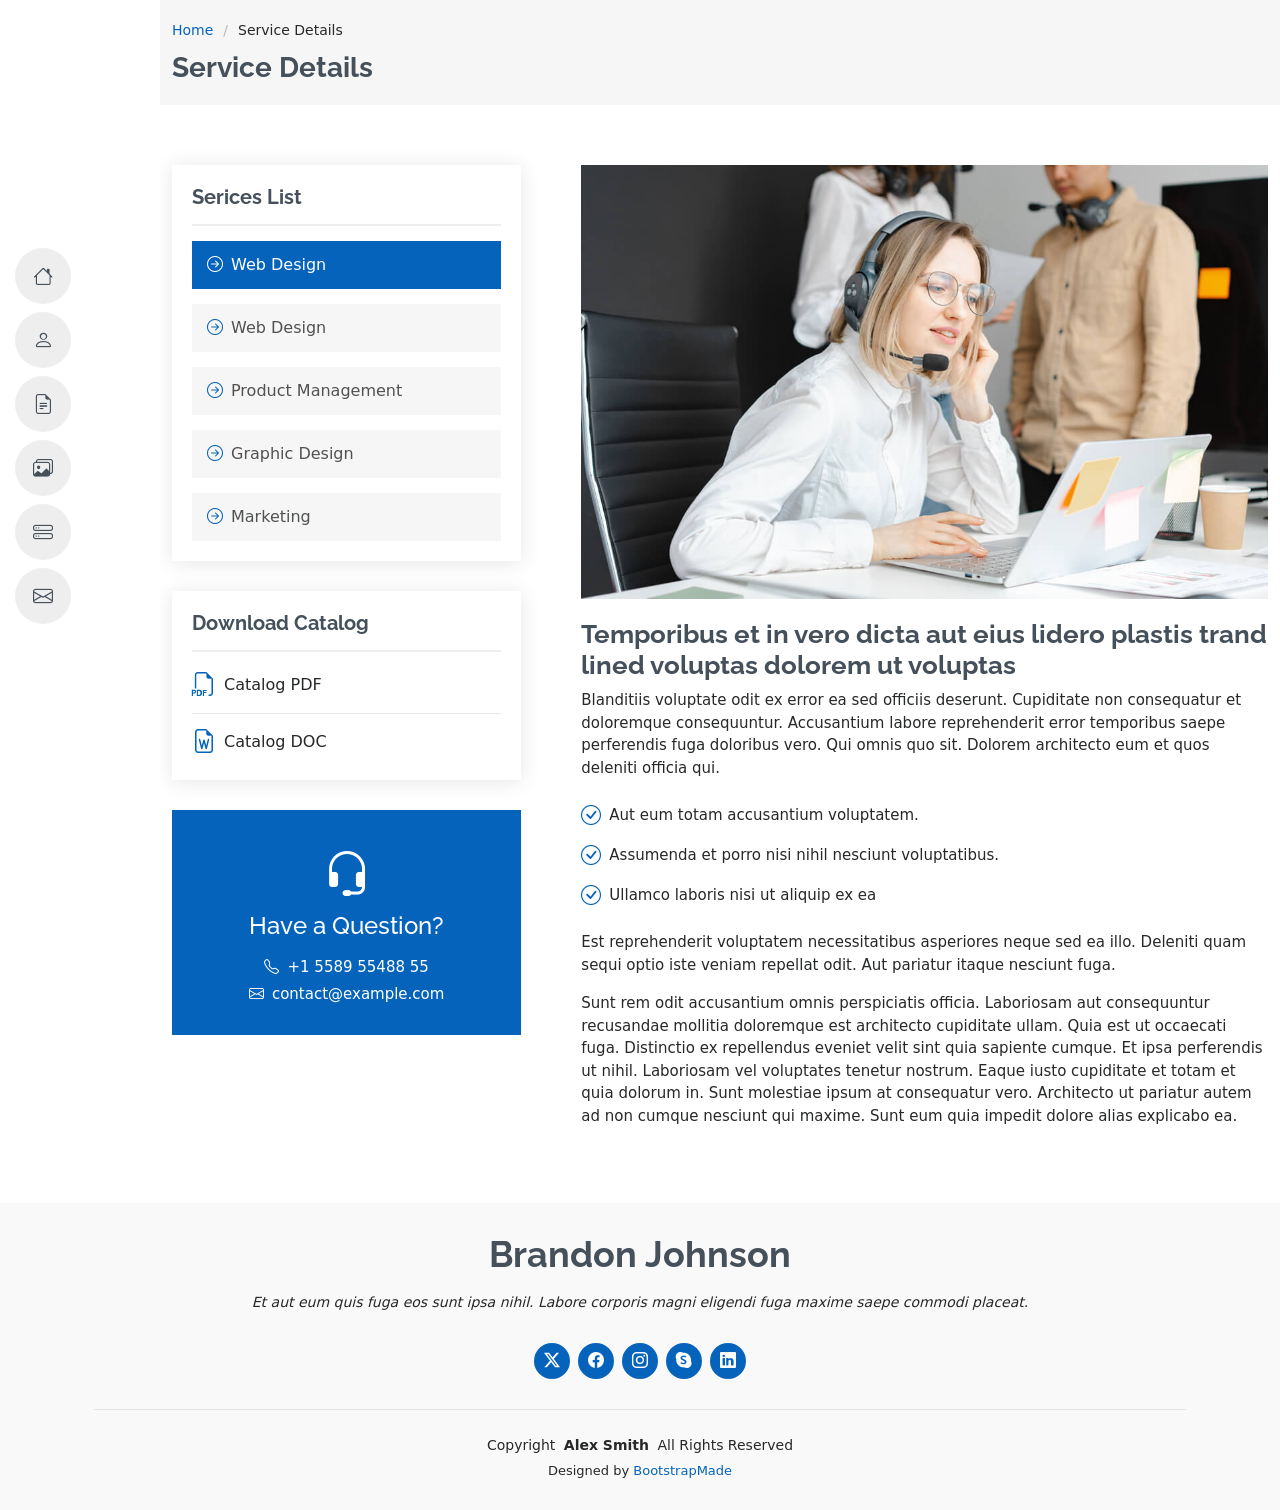
<file: service-details.html>
<!DOCTYPE html>
<html lang="en">

<head>
  <meta charset="utf-8">
  <meta content="width=device-width, initial-scale=1.0" name="viewport">
  <title>Service Details - MyResume Bootstrap Template</title>
  <meta content="" name="description">
  <meta content="" name="keywords">

  <!-- Favicons -->
  <link href="assets/img/favicon.png" rel="icon">
  <link href="assets/img/apple-touch-icon.png" rel="apple-touch-icon">

  <!-- Fonts -->
  <link href="https://fonts.googleapis.com" rel="preconnect">
  <link href="https://fonts.gstatic.com" rel="preconnect" crossorigin>
  <link href="https://fonts.googleapis.com/css2?family=Roboto:ital,wght@0,100;0,300;0,400;0,500;0,700;0,900;1,100;1,300;1,400;1,500;1,700;1,900&family=Poppins:ital,wght@0,100;0,200;0,300;0,400;0,500;0,600;0,700;0,800;0,900;1,100;1,200;1,300;1,400;1,500;1,600;1,700;1,800;1,900&family=Raleway:ital,wght@0,100;0,200;0,300;0,400;0,500;0,600;0,700;0,800;0,900;1,100;1,200;1,300;1,400;1,500;1,600;1,700;1,800;1,900&display=swap" rel="stylesheet">

  <!-- Vendor CSS Files -->
  <link href="assets/vendor/bootstrap/css/bootstrap.min.css" rel="stylesheet">
  <link href="assets/vendor/bootstrap-icons/bootstrap-icons.css" rel="stylesheet">
  <link href="assets/vendor/aos/aos.css" rel="stylesheet">
  <link href="assets/vendor/glightbox/css/glightbox.min.css" rel="stylesheet">
  <link href="assets/vendor/swiper/swiper-bundle.min.css" rel="stylesheet">

  <!-- Main CSS File -->
  <link href="assets/css/main.css" rel="stylesheet">

  <!-- =======================================================
  * Template Name: MyResume
  * Template URL: https://bootstrapmade.com/free-html-bootstrap-template-my-resume/
  * Updated: Jun 29 2024 with Bootstrap v5.3.3
  * Author: BootstrapMade.com
  * License: https://bootstrapmade.com/license/
  ======================================================== -->
</head>

<body class="service-details-page">

  <header id="header" class="header d-flex flex-column justify-content-center">

    <i class="header-toggle d-xl-none bi bi-list"></i>

    <nav id="navmenu" class="navmenu">
      <ul>
        <li><a href="#hero"><i class="bi bi-house navicon"></i><span>Home</span></a></li>
        <li><a href="#about"><i class="bi bi-person navicon"></i><span>About</span></a></li>
        <li><a href="#resume"><i class="bi bi-file-earmark-text navicon"></i><span>Resume</span></a></li>
        <li><a href="#portfolio"><i class="bi bi-images navicon"></i><span>Portfolio</span></a></li>
        <li><a href="#services"><i class="bi bi-hdd-stack navicon"></i><span>Services</span></a></li>
        <li><a href="#contact"><i class="bi bi-envelope navicon"></i><span>Contact</span></a></li>
      </ul>
    </nav>

  </header>

  <main class="main">

    <!-- Page Title -->
    <div class="page-title" data-aos="fade">
      <div class="container">
        <nav class="breadcrumbs">
          <ol>
            <li><a href="index.html">Home</a></li>
            <li class="current">Service Details</li>
          </ol>
        </nav>
        <h1>Service Details</h1>
      </div>
    </div><!-- End Page Title -->

    <!-- Service Details Section -->
    <section id="service-details" class="service-details section">

      <div class="container">

        <div class="row gy-5">

          <div class="col-lg-4" data-aos="fade-up" data-aos-delay="100">

            <div class="service-box">
              <h4>Serices List</h4>
              <div class="services-list">
                <a href="#" class="active"><i class="bi bi-arrow-right-circle"></i><span>Web Design</span></a>
                <a href="#"><i class="bi bi-arrow-right-circle"></i><span>Web Design</span></a>
                <a href="#"><i class="bi bi-arrow-right-circle"></i><span>Product Management</span></a>
                <a href="#"><i class="bi bi-arrow-right-circle"></i><span>Graphic Design</span></a>
                <a href="#"><i class="bi bi-arrow-right-circle"></i><span>Marketing</span></a>
              </div>
            </div><!-- End Services List -->

            <div class="service-box">
              <h4>Download Catalog</h4>
              <div class="download-catalog">
                <a href="#"><i class="bi bi-filetype-pdf"></i><span>Catalog PDF</span></a>
                <a href="#"><i class="bi bi-file-earmark-word"></i><span>Catalog DOC</span></a>
              </div>
            </div><!-- End Services List -->

            <div class="help-box d-flex flex-column justify-content-center align-items-center">
              <i class="bi bi-headset help-icon"></i>
              <h4>Have a Question?</h4>
              <p class="d-flex align-items-center mt-2 mb-0"><i class="bi bi-telephone me-2"></i> <span>+1 5589 55488 55</span></p>
              <p class="d-flex align-items-center mt-1 mb-0"><i class="bi bi-envelope me-2"></i> <a href="mailto:contact@example.com">contact@example.com</a></p>
            </div>

          </div>

          <div class="col-lg-8 ps-lg-5" data-aos="fade-up" data-aos-delay="200">
            <img src="assets/img/services.jpg" alt="" class="img-fluid services-img">
            <h3>Temporibus et in vero dicta aut eius lidero plastis trand lined voluptas dolorem ut voluptas</h3>
            <p>
              Blanditiis voluptate odit ex error ea sed officiis deserunt. Cupiditate non consequatur et doloremque consequuntur. Accusantium labore reprehenderit error temporibus saepe perferendis fuga doloribus vero. Qui omnis quo sit. Dolorem architecto eum et quos deleniti officia qui.
            </p>
            <ul>
              <li><i class="bi bi-check-circle"></i> <span>Aut eum totam accusantium voluptatem.</span></li>
              <li><i class="bi bi-check-circle"></i> <span>Assumenda et porro nisi nihil nesciunt voluptatibus.</span></li>
              <li><i class="bi bi-check-circle"></i> <span>Ullamco laboris nisi ut aliquip ex ea</span></li>
            </ul>
            <p>
              Est reprehenderit voluptatem necessitatibus asperiores neque sed ea illo. Deleniti quam sequi optio iste veniam repellat odit. Aut pariatur itaque nesciunt fuga.
            </p>
            <p>
              Sunt rem odit accusantium omnis perspiciatis officia. Laboriosam aut consequuntur recusandae mollitia doloremque est architecto cupiditate ullam. Quia est ut occaecati fuga. Distinctio ex repellendus eveniet velit sint quia sapiente cumque. Et ipsa perferendis ut nihil. Laboriosam vel voluptates tenetur nostrum. Eaque iusto cupiditate et totam et quia dolorum in. Sunt molestiae ipsum at consequatur vero. Architecto ut pariatur autem ad non cumque nesciunt qui maxime. Sunt eum quia impedit dolore alias explicabo ea.
            </p>
          </div>

        </div>

      </div>

    </section><!-- /Service Details Section -->

  </main>

  <footer id="footer" class="footer position-relative light-background">
    <div class="container">
      <h3 class="sitename">Brandon Johnson</h3>
      <p>Et aut eum quis fuga eos sunt ipsa nihil. Labore corporis magni eligendi fuga maxime saepe commodi placeat.</p>
      <div class="social-links d-flex justify-content-center">
        <a href=""><i class="bi bi-twitter-x"></i></a>
        <a href=""><i class="bi bi-facebook"></i></a>
        <a href=""><i class="bi bi-instagram"></i></a>
        <a href=""><i class="bi bi-skype"></i></a>
        <a href=""><i class="bi bi-linkedin"></i></a>
      </div>
      <div class="container">
        <div class="copyright">
          <span>Copyright</span> <strong class="px-1 sitename">Alex Smith</strong> <span>All Rights Reserved</span>
        </div>
        <div class="credits">
          <!-- All the links in the footer should remain intact. -->
          <!-- You can delete the links only if you've purchased the pro version. -->
          <!-- Licensing information: https://bootstrapmade.com/license/ -->
          <!-- Purchase the pro version with working PHP/AJAX contact form: [buy-url] -->
          Designed by <a href="https://bootstrapmade.com/">BootstrapMade</a>
        </div>
      </div>
    </div>
  </footer>

  <!-- Scroll Top -->
  <a href="#" id="scroll-top" class="scroll-top d-flex align-items-center justify-content-center"><i class="bi bi-arrow-up-short"></i></a>

  <!-- Preloader -->
  <div id="preloader"></div>

  <!-- Vendor JS Files -->
  <script src="assets/vendor/bootstrap/js/bootstrap.bundle.min.js"></script>
  <script src="assets/vendor/php-email-form/validate.js"></script>
  <script src="assets/vendor/aos/aos.js"></script>
  <script src="assets/vendor/typed.js/typed.umd.js"></script>
  <script src="assets/vendor/purecounter/purecounter_vanilla.js"></script>
  <script src="assets/vendor/waypoints/noframework.waypoints.js"></script>
  <script src="assets/vendor/glightbox/js/glightbox.min.js"></script>
  <script src="assets/vendor/imagesloaded/imagesloaded.pkgd.min.js"></script>
  <script src="assets/vendor/isotope-layout/isotope.pkgd.min.js"></script>
  <script src="assets/vendor/swiper/swiper-bundle.min.js"></script>

  <!-- Main JS File -->
  <script src="assets/js/main.js"></script>

</body>

</html>
</file>
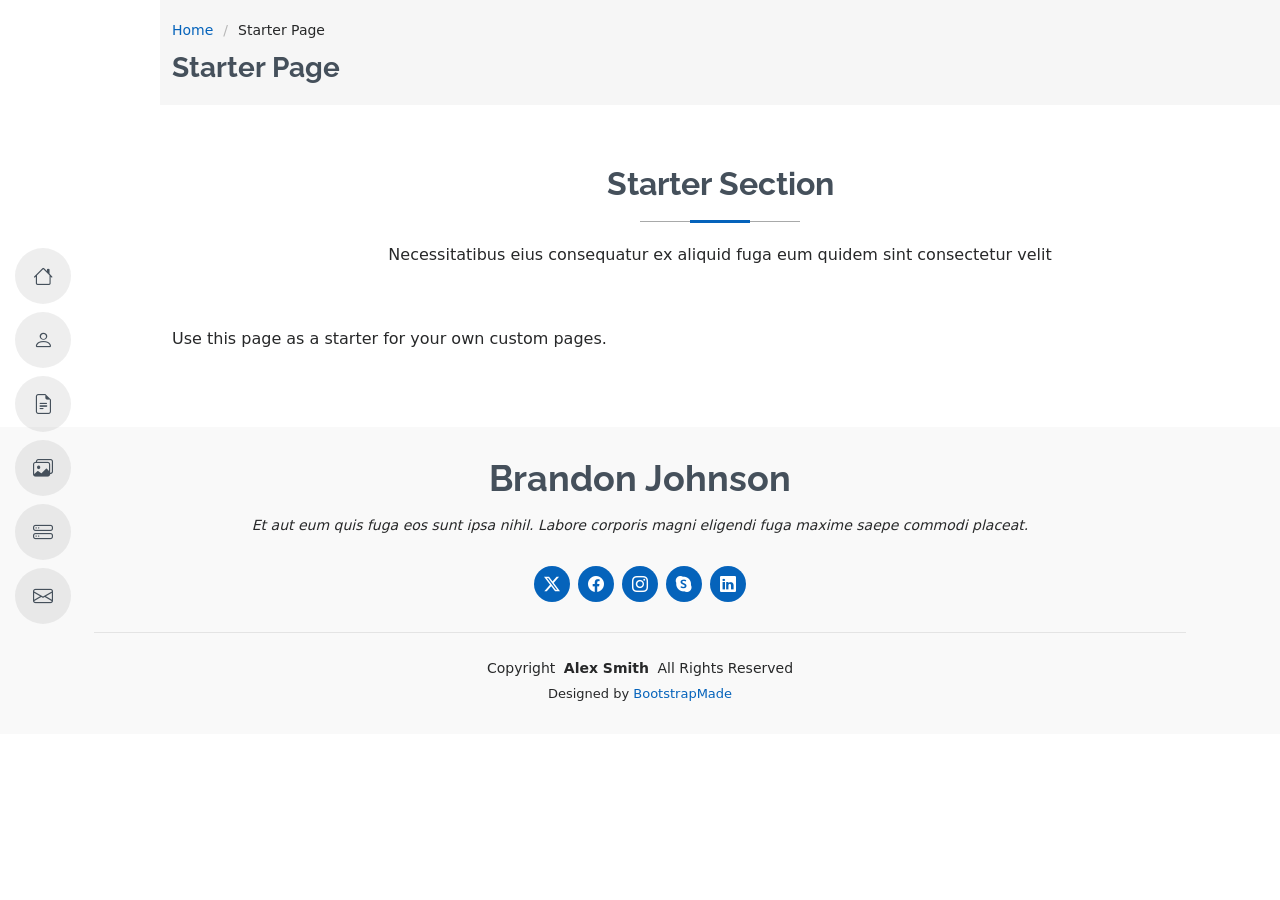
<file: starter-page.html>
<!DOCTYPE html>
<html lang="en">

<head>
  <meta charset="utf-8">
  <meta content="width=device-width, initial-scale=1.0" name="viewport">
  <title>Starter Page - MyResume Bootstrap Template</title>
  <meta content="" name="description">
  <meta content="" name="keywords">

  <!-- Favicons -->
  <link href="assets/img/favicon.png" rel="icon">
  <link href="assets/img/apple-touch-icon.png" rel="apple-touch-icon">

  <!-- Fonts -->
  <link href="https://fonts.googleapis.com" rel="preconnect">
  <link href="https://fonts.gstatic.com" rel="preconnect" crossorigin>
  <link href="https://fonts.googleapis.com/css2?family=Roboto:ital,wght@0,100;0,300;0,400;0,500;0,700;0,900;1,100;1,300;1,400;1,500;1,700;1,900&family=Poppins:ital,wght@0,100;0,200;0,300;0,400;0,500;0,600;0,700;0,800;0,900;1,100;1,200;1,300;1,400;1,500;1,600;1,700;1,800;1,900&family=Raleway:ital,wght@0,100;0,200;0,300;0,400;0,500;0,600;0,700;0,800;0,900;1,100;1,200;1,300;1,400;1,500;1,600;1,700;1,800;1,900&display=swap" rel="stylesheet">

  <!-- Vendor CSS Files -->
  <link href="assets/vendor/bootstrap/css/bootstrap.min.css" rel="stylesheet">
  <link href="assets/vendor/bootstrap-icons/bootstrap-icons.css" rel="stylesheet">
  <link href="assets/vendor/aos/aos.css" rel="stylesheet">
  <link href="assets/vendor/glightbox/css/glightbox.min.css" rel="stylesheet">
  <link href="assets/vendor/swiper/swiper-bundle.min.css" rel="stylesheet">

  <!-- Main CSS File -->
  <link href="assets/css/main.css" rel="stylesheet">

  <!-- =======================================================
  * Template Name: MyResume
  * Template URL: https://bootstrapmade.com/free-html-bootstrap-template-my-resume/
  * Updated: Jun 29 2024 with Bootstrap v5.3.3
  * Author: BootstrapMade.com
  * License: https://bootstrapmade.com/license/
  ======================================================== -->
</head>

<body class="starter-page-page">

  <header id="header" class="header d-flex flex-column justify-content-center">

    <i class="header-toggle d-xl-none bi bi-list"></i>

    <nav id="navmenu" class="navmenu">
      <ul>
        <li><a href="#hero"><i class="bi bi-house navicon"></i><span>Home</span></a></li>
        <li><a href="#about"><i class="bi bi-person navicon"></i><span>About</span></a></li>
        <li><a href="#resume"><i class="bi bi-file-earmark-text navicon"></i><span>Resume</span></a></li>
        <li><a href="#portfolio"><i class="bi bi-images navicon"></i><span>Portfolio</span></a></li>
        <li><a href="#services"><i class="bi bi-hdd-stack navicon"></i><span>Services</span></a></li>
        <li><a href="#contact"><i class="bi bi-envelope navicon"></i><span>Contact</span></a></li>
      </ul>
    </nav>

  </header>

  <main class="main">

    <!-- Page Title -->
    <div class="page-title" data-aos="fade">
      <div class="container">
        <nav class="breadcrumbs">
          <ol>
            <li><a href="index.html">Home</a></li>
            <li class="current">Starter Page</li>
          </ol>
        </nav>
        <h1>Starter Page</h1>
      </div>
    </div><!-- End Page Title -->

    <!-- Starter Section Section -->
    <section id="starter-section" class="starter-section section">

      <!-- Section Title -->
      <div class="container section-title" data-aos="fade-up">
        <h2>Starter Section</h2>
        <p>Necessitatibus eius consequatur ex aliquid fuga eum quidem sint consectetur velit</p>
      </div><!-- End Section Title -->

      <div class="container" data-aos="fade-up">
        <p>Use this page as a starter for your own custom pages.</p>
      </div>

    </section><!-- /Starter Section Section -->

  </main>

  <footer id="footer" class="footer position-relative light-background">
    <div class="container">
      <h3 class="sitename">Brandon Johnson</h3>
      <p>Et aut eum quis fuga eos sunt ipsa nihil. Labore corporis magni eligendi fuga maxime saepe commodi placeat.</p>
      <div class="social-links d-flex justify-content-center">
        <a href=""><i class="bi bi-twitter-x"></i></a>
        <a href=""><i class="bi bi-facebook"></i></a>
        <a href=""><i class="bi bi-instagram"></i></a>
        <a href=""><i class="bi bi-skype"></i></a>
        <a href=""><i class="bi bi-linkedin"></i></a>
      </div>
      <div class="container">
        <div class="copyright">
          <span>Copyright</span> <strong class="px-1 sitename">Alex Smith</strong> <span>All Rights Reserved</span>
        </div>
        <div class="credits">
          <!-- All the links in the footer should remain intact. -->
          <!-- You can delete the links only if you've purchased the pro version. -->
          <!-- Licensing information: https://bootstrapmade.com/license/ -->
          <!-- Purchase the pro version with working PHP/AJAX contact form: [buy-url] -->
          Designed by <a href="https://bootstrapmade.com/">BootstrapMade</a>
        </div>
      </div>
    </div>
  </footer>

  <!-- Scroll Top -->
  <a href="#" id="scroll-top" class="scroll-top d-flex align-items-center justify-content-center"><i class="bi bi-arrow-up-short"></i></a>

  <!-- Preloader -->
  <div id="preloader"></div>

  <!-- Vendor JS Files -->
  <script src="assets/vendor/bootstrap/js/bootstrap.bundle.min.js"></script>
  <script src="assets/vendor/php-email-form/validate.js"></script>
  <script src="assets/vendor/aos/aos.js"></script>
  <script src="assets/vendor/typed.js/typed.umd.js"></script>
  <script src="assets/vendor/purecounter/purecounter_vanilla.js"></script>
  <script src="assets/vendor/waypoints/noframework.waypoints.js"></script>
  <script src="assets/vendor/glightbox/js/glightbox.min.js"></script>
  <script src="assets/vendor/imagesloaded/imagesloaded.pkgd.min.js"></script>
  <script src="assets/vendor/isotope-layout/isotope.pkgd.min.js"></script>
  <script src="assets/vendor/swiper/swiper-bundle.min.js"></script>

  <!-- Main JS File -->
  <script src="assets/js/main.js"></script>

</body>

</html>
</file>
<file: assets/css/main.css>
:root {
  --default-font: "Roboto",  system-ui, -apple-system, "Segoe UI", Roboto, "Helvetica Neue", Arial, "Noto Sans", "Liberation Sans", sans-serif, "Apple Color Emoji", "Segoe UI Emoji", "Segoe UI Symbol", "Noto Color Emoji";
  --heading-font: "Raleway",  sans-serif;
  --nav-font: "Poppins",  sans-serif;
}

/* Global Colors - The following color variables are used throughout the website. Updating them here will change the color scheme of the entire website */
:root { 
  --background-color: #ffffff; /* Background color for the entire website, including individual sections */
  --default-color: #272829; /* Default color used for the majority of the text content across the entire website */
  --heading-color: #45505b; /* Color for headings, subheadings and title throughout the website */
  --accent-color: #0563bb; /* Accent color that represents your brand on the website. It's used for buttons, links, and other elements that need to stand out */
  --surface-color: #ffffff; /* The surface color is used as a background of boxed elements within sections, such as cards, icon boxes, or other elements that require a visual separation from the global background. */
  --contrast-color: #ffffff; /* Contrast color for text, ensuring readability against backgrounds of accent, heading, or default colors. */
}

/* Nav Menu Colors - The following color variables are used specifically for the navigation menu. They are separate from the global colors to allow for more customization options */
:root {
  --nav-color: #45505b;  /* The default color of the main navmenu links */
  --nav-hover-color: #0563bb; /* Applied to main navmenu links when they are hovered over or active */
  --nav-mobile-background-color: #ffffff; /* Used as the background color for mobile navigation menu */
  --nav-dropdown-background-color: #ffffff; /* Used as the background color for dropdown items that appear when hovering over primary navigation items */
  --nav-dropdown-color: #212529; /* Used for navigation links of the dropdown items in the navigation menu. */
  --nav-dropdown-hover-color: #0563bb; /* Similar to --nav-hover-color, this color is applied to dropdown navigation links when they are hovered over. */
}

/* Color Presets - These classes override global colors when applied to any section or element, providing reuse of the sam color scheme. */

.light-background {
  --background-color: #f9f9f9;
  --surface-color: #ffffff;
}

.dark-background {
  --background-color: #060606;
  --default-color: #ffffff;
  --heading-color: #ffffff;
  --surface-color: #252525;
  --contrast-color: #ffffff;
}

/* Smooth scroll */
:root {
  scroll-behavior: smooth;
}

/*--------------------------------------------------------------
html {
  overflow-x: hidden;
  max-width: 100%;
}

body {
  color: var(--default-color);
  background-color: var(--background-color);
  font-family: var(--default-font);
  overflow-x: hidden;
  max-width: 100%;
}

/* Custom Slim Gray Scrollbar */
* {
  scrollbar-width: thin;
  scrollbar-color: #adb5bd transparent;
}

::-webkit-scrollbar {
  width: 7px;
  height: 7px;
}

::-webkit-scrollbar-track {
  background: transparent;
}

::-webkit-scrollbar-thumb {
  background: #adb5bd;
  border-radius: 10px;
}

::-webkit-scrollbar-thumb:hover {
  background: #6c757d;
}

a {
  color: var(--accent-color);
  text-decoration: none;
  transition: 0.3s;
}

a:hover {
  color: color-mix(in srgb, var(--accent-color), transparent 25%);
  text-decoration: none;
}

h1,
h2,
h3,
h4,
h5,
h6 {
  color: var(--heading-color);
  font-family: var(--heading-font);
}

/* PHP Email Form Messages
------------------------------*/
.php-email-form .error-message {
  display: none;
  background: #df1529;
  color: #ffffff;
  text-align: left;
  padding: 15px;
  margin-bottom: 24px;
  font-weight: 600;
}

.php-email-form .sent-message {
  display: none;
  color: #ffffff;
  background: #059652;
  text-align: center;
  padding: 15px;
  margin-bottom: 24px;
  font-weight: 600;
}

.php-email-form .loading {
  display: none;
  background: var(--surface-color);
  text-align: center;
  padding: 15px;
  margin-bottom: 24px;
}

.php-email-form .loading:before {
  content: "";
  display: inline-block;
  border-radius: 50%;
  width: 24px;
  height: 24px;
  margin: 0 10px -6px 0;
  border: 3px solid var(--accent-color);
  border-top-color: var(--surface-color);
  animation: php-email-form-loading 1s linear infinite;
}

@keyframes php-email-form-loading {
  0% {
    transform: rotate(0deg);
  }

  100% {
    transform: rotate(360deg);
  }
}

/*--------------------------------------------------------------
# Global Header
--------------------------------------------------------------*/
.header {
  color: var(--default-color);
  position: fixed;
  top: 0;
  left: 0;
  bottom: 0;
  padding: 0 15px;
  transition: all ease-in-out 0.3s;
  overflow-y: auto;
  z-index: 997;
  min-width: 200px;
}

@media (max-width: 1199px) {
  .header {
    background-color: var(--background-color);
    border-right: 1px solid color-mix(in srgb, var(--default-color), transparent 90%);
    width: 300px;
    left: -100%;
  }
}

@media (min-width: 1200px) and (max-width: 1600px) {
  .header~main {
    margin-left: 160px;
  }

  .header~main .hero {
    margin-left: -160px;
    width: calc(100% + 160px);
  }
}

.header.header-show {
  left: 0;
}

.header .header-toggle {
  color: var(--contrast-color);
  background-color: var(--accent-color);
  font-size: 22px;
  display: flex;
  align-items: center;
  justify-content: center;
  width: 40px;
  height: 40px;
  border-radius: 50%;
  cursor: pointer;
  position: fixed;
  top: 15px;
  right: 15px;
  z-index: 9999;
  transition: background-color 0.3s;
}

.header .header-toggle:hover {
  color: var(--contrast-color);
  background-color: color-mix(in srgb, var(--accent-color) 90%, white 15%);
}

/*--------------------------------------------------------------
# Navigation Menu
--------------------------------------------------------------*/
.navmenu {
  padding: 0;
  z-index: 9997;
}

.navmenu ul {
  list-style: none;
  padding: 0 0 20px 0;
  margin: 0;
  width: 140px;
}

.navmenu a,
.navmenu a:focus {
  color: var(--nav-color);
  font-family: var(--nav-font);
  display: flex;
  align-items: center;
  padding: 10px 18px;
  margin-bottom: 8px;
  font-size: 15px;
  border-radius: 50px;
  background: color-mix(in srgb, var(--default-color), transparent 92%);
  height: 56px;
  width: 100%;
  overflow: hidden;
  transition: 0.3s;
}

.navmenu a i,
.navmenu a:focus i {
  font-size: 20px;
}

.navmenu a span,
.navmenu a:focus span {
  padding: 0 5px 0 7px;
}

@media (min-width: 992px) {

  .navmenu a,
  .navmenu a:focus {
    max-width: 56px;
  }

  .navmenu a span,
  .navmenu a:focus span {
    display: none;
  }
}

.navmenu a:hover,
.navmenu .active,
.navmenu .active:focus,
.navmenu li:hover>a {
  color: var(--contrast-color);
  background: var(--nav-hover-color);
}

.navmenu a:hover,
.navmenu li:hover>a {
  max-width: 100%;
  color: var(--contrast-color);
}

.navmenu a:hover span,
.navmenu li:hover>a span {
  display: block;
}

/*--------------------------------------------------------------
# Global Footer
--------------------------------------------------------------*/
.footer {
  color: var(--default-color);
  background-color: var(--background-color);
  font-size: 14px;
  text-align: center;
  padding: 30px 0;
  position: relative;
}

.footer h3 {
  font-size: 36px;
  font-weight: 700;
  position: relative;
  padding: 0;
  margin: 0 0 15px 0;
}

.footer p {
  font-size: 15;
  font-style: italic;
  padding: 0;
  margin: 0 0 30px 0;
}

.footer .social-links {
  margin: 0 0 30px 0;
}

.footer .social-links a {
  font-size: 16px;
  display: flex;
  align-items: center;
  justify-content: center;
  background: var(--accent-color);
  color: var(--contrast-color);
  line-height: 1;
  margin: 0 4px;
  border-radius: 50%;
  text-align: center;
  width: 36px;
  height: 36px;
  transition: 0.3s;
}

.footer .social-links a:hover {
  background: color-mix(in srgb, var(--accent-color), transparent 20%);
  text-decoration: none;
}

.footer .copyright {
  padding-top: 25px;
  border-top: 1px solid color-mix(in srgb, var(--default-color), transparent 90%);
}

.footer .credits {
  font-size: 13px;
  padding-top: 5px;
}

/*--------------------------------------------------------------
/*--------------------------------------------------------------
# Preloader (Cyber Coding Preloader - Zia Ul Ain)
--------------------------------------------------------------*/
#preloader {
  position: fixed;
  inset: 0;
  z-index: 9999999;
  overflow: hidden;
  background: #080c16;
  display: flex;
  align-items: center;
  justify-content: center;
  transition: opacity 0.6s cubic-bezier(0.16, 1, 0.3, 1), transform 0.6s cubic-bezier(0.16, 1, 0.3, 1), visibility 0.6s ease;
}

#preloader.preloader-loaded {
  opacity: 0;
  visibility: hidden;
  transform: scale(1.04);
  pointer-events: none;
}

/* Ambient Cyber Glows */
.preloader-glow {
  position: absolute;
  width: 450px;
  height: 450px;
  border-radius: 50%;
  filter: blur(120px);
  opacity: 0.25;
  pointer-events: none;
  animation: glow-pulse 4s ease-in-out infinite alternate;
}

.glow-1 {
  top: 10%;
  left: 15%;
  background: #0284c7;
}

.glow-2 {
  bottom: 10%;
  right: 15%;
  background: #7c3aed;
  animation-delay: -2s;
}

@keyframes glow-pulse {
  0% { transform: scale(0.9); opacity: 0.18; }
  100% { transform: scale(1.15); opacity: 0.3; }
}

.preloader-content {
  position: relative;
  z-index: 2;
  max-width: 480px;
  width: 92%;
  margin: 0 auto;
}

/* Emblem & Rotating Rings */
.preloader-emblem {
  width: 84px;
  height: 84px;
  margin: 0 auto;
  display: flex;
  align-items: center;
  justify-content: center;
}

.emblem-ring {
  position: absolute;
  border-radius: 50%;
}

.ring-outer {
  width: 82px;
  height: 82px;
  border: 2px dashed rgba(56, 189, 248, 0.45);
  animation: spin-cw 12s linear infinite;
}

.ring-inner {
  width: 66px;
  height: 66px;
  border: 2px solid rgba(192, 132, 252, 0.55);
  border-top-color: transparent;
  border-bottom-color: transparent;
  animation: spin-ccw 5s linear infinite;
}

@keyframes spin-cw {
  0% { transform: rotate(0deg); }
  100% { transform: rotate(360deg); }
}

@keyframes spin-ccw {
  0% { transform: rotate(0deg); }
  100% { transform: rotate(-360deg); }
}

.emblem-core {
  width: 48px;
  height: 48px;
  border-radius: 14px;
  background: rgba(15, 23, 42, 0.95);
  border: 1px solid rgba(56, 189, 248, 0.5);
  box-shadow: 0 0 25px rgba(56, 189, 248, 0.35), inset 0 0 10px rgba(56, 189, 248, 0.2);
  display: flex;
  align-items: center;
  justify-content: center;
  animation: core-pulse 2s ease-in-out infinite alternate;
}

@keyframes core-pulse {
  0% { transform: scale(0.96); box-shadow: 0 0 15px rgba(56, 189, 248, 0.25); }
  100% { transform: scale(1.04); box-shadow: 0 0 30px rgba(56, 189, 248, 0.55); }
}

.core-brackets {
  font-family: ui-monospace, SFMono-Regular, Menlo, Monaco, Consolas, monospace;
  font-weight: 800;
  font-size: 1.15rem;
  letter-spacing: -1px;
}

.bracket-left { color: #38bdf8; }
.core-slash { color: #c084fc; margin: 0 1px; }
.bracket-right { color: #38bdf8; }

/* Name & Identity */
.preloader-name {
  font-size: 1.85rem;
  font-weight: 900;
  font-family: var(--heading-font);
  letter-spacing: -0.02em;
  background: linear-gradient(135deg, #ffffff 0%, #38bdf8 55%, #c084fc 100%);
  -webkit-background-clip: text;
  -webkit-text-fill-color: transparent;
  filter: drop-shadow(0 2px 12px rgba(56, 189, 248, 0.3));
}

.preloader-role {
  font-family: ui-monospace, SFMono-Regular, Menlo, Monaco, Consolas, monospace;
  font-size: 0.82rem;
  color: #94a3b8;
  font-weight: 500;
}

.role-bracket {
  color: #38bdf8;
  font-weight: 700;
}

.role-text {
  color: #e2e8f0;
  margin: 0 4px;
}

/* Terminal Snippet Box */
.preloader-terminal {
  background: rgba(13, 19, 34, 0.92);
  border: 1px solid rgba(255, 255, 255, 0.1);
  border-radius: 12px;
  box-shadow: 0 12px 30px rgba(0, 0, 0, 0.55), inset 0 1px 0 rgba(255, 255, 255, 0.08);
  overflow: hidden;
  backdrop-filter: blur(10px);
  -webkit-backdrop-filter: blur(10px);
}

.terminal-dots-bar {
  background: rgba(15, 23, 42, 0.8);
  padding: 6px 12px;
  border-bottom: 1px solid rgba(255, 255, 255, 0.06);
}

.t-dot {
  width: 9px;
  height: 9px;
  border-radius: 50%;
  display: inline-block;
}

.dot-r { background: #ef4444; }
.dot-y { background: #f59e0b; }
.dot-g { background: #10b981; }

.terminal-filename {
  font-family: ui-monospace, SFMono-Regular, Menlo, monospace;
  font-size: 11px;
  color: #94a3b8;
  font-weight: 500;
}

.terminal-tag {
  font-size: 10px;
  color: #38bdf8;
  background: rgba(56, 189, 248, 0.12);
  padding: 1px 6px;
  border-radius: 4px;
  font-family: ui-monospace, monospace;
}

.terminal-code-body {
  padding: 10px 14px;
  font-family: ui-monospace, SFMono-Regular, Menlo, Monaco, Consolas, monospace;
  font-size: 11.5px;
  line-height: 1.55;
  color: #cbd5e1;
}

.code-row {
  margin-bottom: 2px;
  white-space: nowrap;
  overflow: hidden;
  text-overflow: ellipsis;
}

.c-keyword { color: #c084fc; font-weight: 600; }
.c-import { color: #f1f5f9; }
.c-string { color: #34d399; }
.c-var { color: #38bdf8; }
.c-prompt { color: #f59e0b; font-weight: 800; margin-right: 4px; }
.c-fn { color: #60a5fa; }
.c-status { color: #38bdf8; }

.c-cursor {
  display: inline-block;
  width: 6px;
  height: 12px;
  background: #38bdf8;
  vertical-align: middle;
  margin-left: 3px;
  animation: cursor-blink 0.8s infinite;
}

@keyframes cursor-blink {
  0%, 49% { opacity: 1; }
  50%, 100% { opacity: 0; }
}

/* Progress Bar */
.preloader-progress-wrap {
  width: 100%;
}

.preloader-progress-track {
  height: 5px;
  border-radius: 10px;
  background: rgba(255, 255, 255, 0.1);
  overflow: hidden;
  position: relative;
}

.preloader-progress-fill {
  height: 100%;
  width: 0%;
  border-radius: 10px;
  background: linear-gradient(90deg, #38bdf8, #818cf8, #c084fc);
  box-shadow: 0 0 10px rgba(56, 189, 248, 0.6);
  transition: width 0.12s linear;
}

/* Floating Tech Chips */
.p-chip {
  background: rgba(15, 23, 42, 0.8);
  border: 1px solid rgba(255, 255, 255, 0.1);
  color: #e2e8f0;
  font-size: 11px;
  font-weight: 600;
  padding: 3px 9px;
  border-radius: 50rem;
  display: inline-flex;
  align-items: center;
  gap: 5px;
  box-shadow: 0 4px 10px rgba(0, 0, 0, 0.3);
}

@media (max-width: 576px) {
  .preloader-content {
    width: 95%;
  }
  .preloader-name {
    font-size: 1.55rem;
  }
  .preloader-role {
    font-size: 0.75rem;
  }
  .terminal-code-body {
    font-size: 10px;
    padding: 8px 10px;
  }
  .preloader-emblem {
    width: 70px;
    height: 70px;
  }
  .ring-outer {
    width: 68px;
    height: 68px;
  }
  .ring-inner {
    width: 54px;
    height: 54px;
  }
  .emblem-core {
    width: 40px;
    height: 40px;
  }
  .core-brackets {
    font-size: 0.95rem;
  }
}

/*--------------------------------------------------------------
# Scroll Top Button
--------------------------------------------------------------*/
.scroll-top {
  position: fixed;
  visibility: hidden;
  opacity: 0;
  right: 15px;
  bottom: -15px;
  z-index: 99999;
  background-color: var(--accent-color);
  width: 44px;
  height: 44px;
  border-radius: 50px;
  transition: all 0.4s;
}

.scroll-top i {
  font-size: 24px;
  color: var(--contrast-color);
  line-height: 0;
}

.scroll-top:hover {
  background-color: color-mix(in srgb, var(--accent-color), transparent 20%);
  color: var(--contrast-color);
}

.scroll-top.active {
  visibility: visible;
  opacity: 1;
  bottom: 15px;
}

/*--------------------------------------------------------------
# Disable aos animation delay on mobile devices
--------------------------------------------------------------*/
@media screen and (max-width: 768px) {
  [data-aos-delay] {
    transition-delay: 0 !important;
  }
}

/*--------------------------------------------------------------
# Global Page Titles & Breadcrumbs
--------------------------------------------------------------*/
.page-title {
  --background-color: color-mix(in srgb, var(--default-color), transparent 96%);
  color: var(--default-color);
  background-color: var(--background-color);
  padding: 20px 0;
  position: relative;
}

.page-title h1 {
  font-size: 28px;
  font-weight: 700;
  margin: 0;
}

.page-title .breadcrumbs ol {
  display: flex;
  flex-wrap: wrap;
  list-style: none;
  padding: 0 0 10px 0;
  margin: 0;
  font-size: 14px;
  font-weight: 400;
}

.page-title .breadcrumbs ol li+li {
  padding-left: 10px;
}

.page-title .breadcrumbs ol li+li::before {
  content: "/";
  display: inline-block;
  padding-right: 10px;
  color: color-mix(in srgb, var(--default-color), transparent 70%);
}

/*--------------------------------------------------------------
# Global Sections
--------------------------------------------------------------*/
section,
.section {
  color: var(--default-color);
  background-color: var(--background-color);
  padding: 60px 0;
  overflow: clip;
}

/*--------------------------------------------------------------
# Global Section Titles
--------------------------------------------------------------*/
.section-title {
  text-align: center;
  padding-bottom: 60px;
  position: relative;
}

.section-title h2 {
  font-size: 32px;
  font-weight: 700;
  margin-bottom: 20px;
  padding-bottom: 20px;
  position: relative;
}

.section-title h2:before {
  content: "";
  position: absolute;
  display: block;
  width: 160px;
  height: 1px;
  background: color-mix(in srgb, var(--default-color), transparent 60%);
  left: 0;
  right: 0;
  bottom: 1px;
  margin: auto;
}

.section-title h2::after {
  content: "";
  position: absolute;
  display: block;
  width: 60px;
  height: 3px;
  background: var(--accent-color);
  left: 0;
  right: 0;
  bottom: 0;
  margin: auto;
}

.section-title p {
  margin-bottom: 0;
}

/*--------------------------------------------------------------
# Hero Section
--------------------------------------------------------------*/
.hero {
  width: 100%;
  min-height: 100vh;
  position: relative;
  padding: 80px 0;
  display: flex;
  align-items: center;
  justify-content: center;
}

.hero img {
  position: absolute;
  inset: 0;
  display: block;
  width: 100%;
  height: 100%;
  object-fit: cover;
  z-index: 1;
}

.hero:before {
  content: "";
  background: color-mix(in srgb, var(--background-color), transparent 30%);
  position: absolute;
  inset: 0;
  z-index: 2;
}

.hero .container {
  position: relative;
  z-index: 3;
}

.hero h2 {
  margin: 0;
  font-size: 64px;
  font-weight: 700;
}

.hero p {
  margin: 5px 0 0 0;
  font-size: 26px;
}

.hero p span {
  letter-spacing: 1px;
  border-bottom: 2px solid var(--accent-color);
}

.hero .social-links {
  margin-top: 25px;
}

.hero .social-links a {
  font-size: 20px;
  display: inline-block;
  color: color-mix(in srgb, var(--default-color), transparent 30%);
  line-height: 1;
  margin-right: 20px;
  transition: 0.3s;
}

.hero .social-links a:hover {
  color: var(--accent-color);
}

@media (max-width: 768px) {
  .hero h2 {
    font-size: 32px;
  }

  .hero p {
    font-size: 20px;
  }
}

/*--------------------------------------------------------------
# About Section
--------------------------------------------------------------*/
.about .content h2 {
  font-weight: 700;
  font-size: 24px;
}

.about .content ul {
  list-style: none;
  padding: 0;
}

.about .content ul li {
  margin-bottom: 20px;
  display: flex;
  align-items: center;
}

.about .content ul strong {
  margin-right: 10px;
}

.about .content ul i {
  font-size: 16px;
  margin-right: 5px;
  color: var(--accent-color);
  line-height: 0;
}

/*--------------------------------------------------------------
# Stats Section
--------------------------------------------------------------*/
.stats i {
  background-color: var(--accent-color);
  color: var(--contrast-color);
  width: 54px;
  height: 54px;
  font-size: 24px;
  border-radius: 50px;
  display: inline-flex;
  align-items: center;
  justify-content: center;
  position: relative;
  z-index: 1;
}

.stats .stats-item {
  margin-top: 10px;
  width: 100%;
  position: relative;
  text-align: center;
  z-index: 0;
}

.stats .stats-item span {
  font-size: 36px;
  display: block;
  font-weight: 700;
  color: color-mix(in srgb, var(--default-color), transparent 20%);
}

.stats .stats-item p {
  padding: 0;
  margin: 0;
  color: color-mix(in srgb, var(--default-color), transparent 50%);
  font-size: 16px;
}

/*--------------------------------------------------------------
# Skills Section
--------------------------------------------------------------*/
.skills .progress {
  height: 60px;
  display: block;
  background: none;
  border-radius: 0;
}

.skills .progress .skill {
  color: var(--heading-color);
  padding: 0;
  margin: 0 0 6px 0;
  text-transform: uppercase;
  display: block;
  font-weight: 600;
  font-family: var(--heading-font);
}

.skills .progress .skill .val {
  float: right;
  font-style: normal;
}

.skills .progress-bar-wrap {
  background: color-mix(in srgb, var(--default-color), transparent 90%);
  height: 10px;
}

.skills .progress-bar {
  width: 1px;
  height: 10px;
  transition: 0.9s;
  background-color: var(--accent-color);
}

/*--------------------------------------------------------------
# Resume Section
--------------------------------------------------------------*/
.resume .resume-title {
  color: var(--heading-color);
  font-size: 26px;
  font-weight: 700;
  margin-top: 20px;
  margin-bottom: 20px;
}

.resume .resume-item {
  padding: 0 0 20px 20px;
  margin-top: -2px;
  border-left: 2px solid var(--accent-color);
  position: relative;
}

.resume .resume-item h4 {
  line-height: 18px;
  font-size: 18px;
  font-weight: 600;
  text-transform: uppercase;
  color: color-mix(in srgb, var(--default-color), transparent 20%);
  margin-bottom: 10px;
}

.resume .resume-item h5 {
  font-size: 16px;
  padding: 5px 15px;
  display: inline-block;
  font-weight: 600;
  margin-bottom: 10px;
}

.resume .resume-item ul {
  padding-left: 20px;
}

.resume .resume-item ul li {
  padding-bottom: 10px;
}

.resume .resume-item:last-child {
  padding-bottom: 0;
}

.resume .resume-item::before {
  content: "";
  position: absolute;
  width: 16px;
  height: 16px;
  border-radius: 50px;
  left: -9px;
  top: 0;
  background: var(--background-color);
  border: 2px solid var(--accent-color);
}

/*--------------------------------------------------------------
# Portfolio Section
--------------------------------------------------------------*/
.portfolio .portfolio-filters {
  padding: 0;
  margin: 0 auto 20px auto;
  list-style: none;
  text-align: center;
}

.portfolio .portfolio-filters li {
  cursor: pointer;
  display: inline-block;
  padding: 8px 20px 10px 20px;
  margin: 0;
  font-size: 15px;
  font-weight: 500;
  line-height: 1;
  margin-bottom: 5px;
  border-radius: 50px;
  transition: all 0.3s ease-in-out;
  font-family: var(--heading-font);
}

.portfolio .portfolio-filters li:hover,
.portfolio .portfolio-filters li.filter-active {
  color: var(--contrast-color);
  background-color: var(--accent-color);
}

.portfolio .portfolio-filters li:first-child {
  margin-left: 0;
}

.portfolio .portfolio-filters li:last-child {
  margin-right: 0;
}

@media (max-width: 575px) {
  .portfolio .portfolio-filters li {
    font-size: 14px;
    margin: 0 0 10px 0;
  }
}

.portfolio .portfolio-item {
  position: relative;
  overflow: hidden;
}

.portfolio .portfolio-item .portfolio-info {
  opacity: 0;
  position: absolute;
  left: 12px;
  right: 12px;
  bottom: -100%;
  z-index: 3;
  transition: all ease-in-out 0.5s;
  background: color-mix(in srgb, var(--background-color), transparent 10%);
  padding: 15px;
}

.portfolio .portfolio-item .portfolio-info h4 {
  font-size: 18px;
  font-weight: 600;
  padding-right: 50px;
}

.portfolio .portfolio-item .portfolio-info p {
  color: color-mix(in srgb, var(--default-color), transparent 30%);
  font-size: 14px;
  margin-bottom: 0;
  padding-right: 50px;
}

.portfolio .portfolio-item .portfolio-info .preview-link,
.portfolio .portfolio-item .portfolio-info .details-link {
  position: absolute;
  right: 50px;
  font-size: 24px;
  top: calc(50% - 14px);
  color: color-mix(in srgb, var(--default-color), transparent 30%);
  transition: 0.3s;
  line-height: 0;
}

.portfolio .portfolio-item .portfolio-info .preview-link:hover,
.portfolio .portfolio-item .portfolio-info .details-link:hover {
  color: var(--accent-color);
}

.portfolio .portfolio-item .portfolio-info .details-link {
  right: 14px;
  font-size: 28px;
}

.portfolio .portfolio-item:hover .portfolio-info {
  opacity: 1;
  bottom: 0;
}

/*--------------------------------------------------------------
# Services Section
--------------------------------------------------------------*/
.services .service-item {
  background-color: var(--surface-color);
  box-shadow: 0px 5px 90px 0px rgba(0, 0, 0, 0.1);
  height: 100%;
  padding: 60px 30px;
  text-align: center;
  transition: 0.3s;
  border-radius: 5px;
}

.services .service-item .icon {
  margin: 0 auto;
  width: 100px;
  height: 100px;
  display: flex;
  align-items: center;
  justify-content: center;
  transition: ease-in-out 0.3s;
  position: relative;
}

.services .service-item .icon i {
  font-size: 36px;
  transition: 0.5s;
  position: relative;
}

.services .service-item .icon svg {
  position: absolute;
  top: 0;
  left: 0;
}

.services .service-item .icon svg path {
  transition: 0.5s;
  fill: color-mix(in srgb, var(--default-color), transparent 95%);
}

.services .service-item h3 {
  font-weight: 700;
  margin: 10px 0 15px 0;
  font-size: 22px;
}

.services .service-item p {
  line-height: 24px;
  font-size: 14px;
  margin-bottom: 0;
}

.services .service-item:hover {
  box-shadow: 0px 5px 35px 0px rgba(0, 0, 0, 0.1);
}

.services .service-item.item-cyan i {
  color: #0dcaf0;
}

.services .service-item.item-cyan:hover .icon i {
  color: #fff;
}

.services .service-item.item-cyan:hover .icon path {
  fill: #0dcaf0;
}

.services .service-item.item-orange i {
  color: #fd7e14;
}

.services .service-item.item-orange:hover .icon i {
  color: #fff;
}

.services .service-item.item-orange:hover .icon path {
  fill: #fd7e14;
}

.services .service-item.item-teal i {
  color: #20c997;
}

.services .service-item.item-teal:hover .icon i {
  color: #fff;
}

.services .service-item.item-teal:hover .icon path {
  fill: #20c997;
}

.services .service-item.item-red i {
  color: #df1529;
}

.services .service-item.item-red:hover .icon i {
  color: #fff;
}

.services .service-item.item-red:hover .icon path {
  fill: #df1529;
}

.services .service-item.item-indigo i {
  color: #6610f2;
}

.services .service-item.item-indigo:hover .icon i {
  color: #fff;
}

.services .service-item.item-indigo:hover .icon path {
  fill: #6610f2;
}

.services .service-item.item-pink i {
  color: #f3268c;
}

.services .service-item.item-pink:hover .icon i {
  color: #fff;
}

.services .service-item.item-pink:hover .icon path {
  fill: #f3268c;
}

/*--------------------------------------------------------------
# Testimonials Section
--------------------------------------------------------------*/
.testimonials .testimonials-carousel,
.testimonials .testimonials-slider {
  overflow: hidden;
}

.testimonials .testimonial-item .testimonial-content {
  border-left: 3px solid var(--accent-color);
  padding-left: 30px;
}

.testimonials .testimonial-item .testimonial-img {
  border-radius: 50%;
  border: 4px solid var(--background-color);
  margin: 0 auto;
}

.testimonials .testimonial-item h3 {
  font-size: 20px;
  font-weight: bold;
  margin: 10px 0 5px 0;
}

.testimonials .testimonial-item h4 {
  font-size: 14px;
  color: color-mix(in srgb, var(--default-color), transparent 40%);
  margin: 0 0 10px 0;
}

.testimonials .testimonial-item .stars i {
  color: #ffc107;
  margin: 0 1px;
}

.testimonials .testimonial-item .quote-icon-left,
.testimonials .testimonial-item .quote-icon-right {
  color: color-mix(in srgb, var(--accent-color), transparent 50%);
  font-size: 26px;
  line-height: 0;
}

.testimonials .testimonial-item .quote-icon-left {
  display: inline-block;
  left: -5px;
  position: relative;
}

.testimonials .testimonial-item .quote-icon-right {
  display: inline-block;
  right: -5px;
  position: relative;
  top: 10px;
  transform: scale(-1, -1);
}

.testimonials .testimonial-item p {
  font-style: italic;
}

.testimonials .swiper-wrapper {
  height: auto;
}

.testimonials .swiper-pagination {
  margin-top: 30px;
  position: relative;
}

.testimonials .swiper-pagination .swiper-pagination-bullet {
  width: 12px;
  height: 12px;
  background-color: color-mix(in srgb, var(--default-color), transparent 85%);
  opacity: 1;
}

.testimonials .swiper-pagination .swiper-pagination-bullet-active {
  background-color: var(--accent-color);
}

/*--------------------------------------------------------------
# Contact Section
--------------------------------------------------------------*/
.contact .info-item+.info-item {
  margin-top: 40px;
}

.contact .info-item i {
  color: var(--accent-color);
  background: color-mix(in srgb, var(--accent-color), transparent 92%);
  font-size: 20px;
  width: 44px;
  height: 44px;
  display: flex;
  justify-content: center;
  align-items: center;
  border-radius: 50px;
  transition: all 0.3s ease-in-out;
  margin-right: 15px;
}

.contact .info-item h3 {
  padding: 0;
  font-size: 18px;
  font-weight: 700;
  margin-bottom: 5px;
}

.contact .info-item p {
  padding: 0;
  margin-bottom: 0;
  font-size: 14px;
}

.contact .info-item:hover i {
  background: var(--accent-color);
  color: var(--contrast-color);
}

.contact .php-email-form {
  height: 100%;
}

.contact .php-email-form input[type=text],
.contact .php-email-form input[type=email],
.contact .php-email-form textarea {
  font-size: 14px;
  padding: 10px 15px;
  box-shadow: none;
  border-radius: 0;
  color: var(--default-color);
  background-color: color-mix(in srgb, var(--background-color), transparent 50%);
  border-color: color-mix(in srgb, var(--default-color), transparent 80%);
}

.contact .php-email-form input[type=text]:focus,
.contact .php-email-form input[type=email]:focus,
.contact .php-email-form textarea:focus {
  border-color: var(--accent-color);
}

.contact .php-email-form input[type=text]::placeholder,
.contact .php-email-form input[type=email]::placeholder,
.contact .php-email-form textarea::placeholder {
  color: color-mix(in srgb, var(--default-color), transparent 70%);
}

.contact .php-email-form button[type=submit] {
  color: var(--contrast-color);
  background: var(--accent-color);
  border: 0;
  padding: 10px 30px;
  transition: 0.4s;
  border-radius: 50px;
}

.contact .php-email-form button[type=submit]:hover {
  background: color-mix(in srgb, var(--accent-color), transparent 25%);
}

/*--------------------------------------------------------------
# Portfolio Details Section
--------------------------------------------------------------*/
.portfolio-details .portfolio-details-slider img {
  width: 100%;
}

.portfolio-details .swiper-wrapper {
  height: auto;
}

.portfolio-details .swiper-button-prev,
.portfolio-details .swiper-button-next {
  width: 48px;
  height: 48px;
}

.portfolio-details .swiper-button-prev:after,
.portfolio-details .swiper-button-next:after {
  color: rgba(255, 255, 255, 0.8);
  background-color: rgba(0, 0, 0, 0.15);
  font-size: 24px;
  border-radius: 50%;
  width: 48px;
  height: 48px;
  display: flex;
  align-items: center;
  justify-content: center;
  transition: 0.3s;
}

.portfolio-details .swiper-button-prev:hover:after,
.portfolio-details .swiper-button-next:hover:after {
  background-color: rgba(0, 0, 0, 0.3);
}

@media (max-width: 575px) {

  .portfolio-details .swiper-button-prev,
  .portfolio-details .swiper-button-next {
    display: none;
  }
}

.portfolio-details .swiper-pagination {
  margin-top: 20px;
  position: relative;
}

.portfolio-details .swiper-pagination .swiper-pagination-bullet {
  width: 10px;
  height: 10px;
  background-color: color-mix(in srgb, var(--default-color), transparent 85%);
  opacity: 1;
}

.portfolio-details .swiper-pagination .swiper-pagination-bullet-active {
  background-color: var(--accent-color);
}

.portfolio-details .portfolio-info h3 {
  font-size: 22px;
  font-weight: 700;
  margin-bottom: 20px;
  padding-bottom: 20px;
  position: relative;
}

.portfolio-details .portfolio-info h3:after {
  content: "";
  position: absolute;
  display: block;
  width: 50px;
  height: 3px;
  background: var(--accent-color);
  left: 0;
  bottom: 0;
}

.portfolio-details .portfolio-info ul {
  list-style: none;
  padding: 0;
  font-size: 15px;
}

.portfolio-details .portfolio-info ul li {
  display: flex;
  flex-direction: column;
  padding-bottom: 15px;
}

.portfolio-details .portfolio-info ul strong {
  text-transform: uppercase;
  font-weight: 400;
  color: color-mix(in srgb, var(--default-color), transparent 50%);
  font-size: 14px;
}

.portfolio-details .portfolio-info .btn-visit {
  padding: 8px 40px;
  background: var(--accent-color);
  color: var(--contrast-color);
  border-radius: 50px;
  transition: 0.3s;
}

.portfolio-details .portfolio-info .btn-visit:hover {
  background: color-mix(in srgb, var(--accent-color), transparent 20%);
}

.portfolio-details .portfolio-description h2 {
  font-size: 26px;
  font-weight: 700;
  margin-bottom: 20px;
}

.portfolio-details .portfolio-description p {
  padding: 0;
}

.portfolio-details .portfolio-description .testimonial-item {
  padding: 30px 30px 0 30px;
  position: relative;
  background: color-mix(in srgb, var(--default-color), transparent 97%);
  margin-bottom: 50px;
}

.portfolio-details .portfolio-description .testimonial-item .testimonial-img {
  width: 90px;
  border-radius: 50px;
  border: 6px solid var(--background-color);
  float: left;
  margin: 0 10px 0 0;
}

.portfolio-details .portfolio-description .testimonial-item h3 {
  font-size: 18px;
  font-weight: bold;
  margin: 15px 0 5px 0;
  padding-top: 20px;
}

.portfolio-details .portfolio-description .testimonial-item h4 {
  font-size: 14px;
  color: #6c757d;
  margin: 0;
}

.portfolio-details .portfolio-description .testimonial-item .quote-icon-left,
.portfolio-details .portfolio-description .testimonial-item .quote-icon-right {
  color: color-mix(in srgb, var(--accent-color), transparent 50%);
  font-size: 26px;
  line-height: 0;
}

.portfolio-details .portfolio-description .testimonial-item .quote-icon-left {
  display: inline-block;
  left: -5px;
  position: relative;
}

.portfolio-details .portfolio-description .testimonial-item .quote-icon-right {
  display: inline-block;
  right: -5px;
  position: relative;
  top: 10px;
  transform: scale(-1, -1);
}

.portfolio-details .portfolio-description .testimonial-item p {
  font-style: italic;
  margin: 0 0 15px 0 0 0;
  padding: 0;
}

/*--------------------------------------------------------------
# Service Details Section
--------------------------------------------------------------*/
.service-details .service-box {
  padding: 20px;
  box-shadow: 0px 2px 20px rgba(0, 0, 0, 0.1);
}

.service-details .service-box+.service-box {
  margin-top: 30px;
}

.service-details .service-box h4 {
  font-size: 20px;
  font-weight: 700;
  border-bottom: 2px solid color-mix(in srgb, var(--default-color), transparent 92%);
  padding-bottom: 15px;
  margin-bottom: 15px;
}

.service-details .services-list a {
  color: color-mix(in srgb, var(--default-color), transparent 20%);
  background-color: color-mix(in srgb, var(--default-color), transparent 96%);
  display: flex;
  align-items: center;
  padding: 12px 15px;
  margin-top: 15px;
  transition: 0.3s;
}

.service-details .services-list a:first-child {
  margin-top: 0;
}

.service-details .services-list a i {
  font-size: 16px;
  margin-right: 8px;
  color: var(--accent-color);
}

.service-details .services-list a.active {
  color: var(--contrast-color);
  background-color: var(--accent-color);
}

.service-details .services-list a.active i {
  color: var(--contrast-color);
}

.service-details .services-list a:hover {
  background-color: color-mix(in srgb, var(--accent-color), transparent 95%);
  color: var(--accent-color);
}

.service-details .download-catalog a {
  color: var(--default-color);
  display: flex;
  align-items: center;
  padding: 10px 0;
  transition: 0.3s;
  border-top: 1px solid color-mix(in srgb, var(--default-color), transparent 90%);
}

.service-details .download-catalog a:first-child {
  border-top: 0;
  padding-top: 0;
}

.service-details .download-catalog a:last-child {
  padding-bottom: 0;
}

.service-details .download-catalog a i {
  font-size: 24px;
  margin-right: 8px;
  color: var(--accent-color);
}

.service-details .download-catalog a:hover {
  color: var(--accent-color);
}

.service-details .help-box {
  background-color: var(--accent-color);
  color: var(--contrast-color);
  margin-top: 30px;
  padding: 30px 15px;
}

.service-details .help-box .help-icon {
  font-size: 48px;
}

.service-details .help-box h4,
.service-details .help-box a {
  color: var(--contrast-color);
}

.service-details .services-img {
  margin-bottom: 20px;
}

.service-details h3 {
  font-size: 26px;
  font-weight: 700;
}

.service-details p {
  font-size: 15px;
}

.service-details ul {
  list-style: none;
  padding: 0;
  font-size: 15px;
}

.service-details ul li {
  padding: 5px 0;
  display: flex;
  align-items: center;
}

.service-details ul i {
  font-size: 20px;
  margin-right: 8px;
  color: var(--accent-color);
}

/*--------------------------------------------------------------
# Starter Section Section
--------------------------------------------------------------*/
.starter-section {
  /* Add your styles here */
}

/*--------------------------------------------------------------
# Coursera Specializations & Master-Detail UI Section
--------------------------------------------------------------*/
.coursera-spec-section {
  background-color: #f8fafc;
  position: relative;
  overflow: hidden;
}

.coursera-top-pill {
  background: #eff6ff;
  color: #2563eb;
  border: 1px solid #dbeafe;
  padding: 4px 14px;
  border-radius: 50rem;
  font-size: 12px;
  font-weight: 600;
  display: inline-flex;
  align-items: center;
  gap: 7px;
}

.coursera-top-pill .dot-indicator {
  width: 7px;
  height: 7px;
  border-radius: 50%;
  background: #2563eb;
  display: inline-block;
}

.coursera-main-title {
  font-size: 2.25rem;
  font-weight: 900;
  color: #0f172a;
  letter-spacing: -0.03em;
}

.coursera-gradient-text {
  background: linear-gradient(135deg, #2563eb 0%, #7c3aed 50%, #c026d3 100%);
  -webkit-background-clip: text;
  -webkit-text-fill-color: transparent;
}

.coursera-filter-pills {
  row-gap: 0.5rem;
}

.coursera-filter-btn {
  border-radius: 50rem;
  font-size: 13px;
  font-weight: 600;
  padding: 6px 16px;
  background: #ffffff;
  border: 1px solid #e2e8f0;
  color: #475569;
  transition: all 0.2s ease;
}

.coursera-filter-btn:hover {
  background: #f1f5f9;
  color: #0f172a;
  border-color: #cbd5e1;
}

.coursera-filter-btn.active {
  background: #2563eb !important;
  color: #ffffff !important;
  border-color: #2563eb !important;
  box-shadow: 0 4px 14px rgba(37, 99, 235, 0.3);
}

/* Master Column Cards */
.coursera-cards-list {
  row-gap: 14px;
}

.coursera-spec-card {
  background: #ffffff;
  border: 1px solid #e2e8f0;
  border-radius: 18px;
  padding: 16px 20px;
  cursor: pointer;
  transition: all 0.25s cubic-bezier(0.165, 0.84, 0.44, 1);
  position: relative;
  outline: none;
}

.coursera-spec-card:hover {
  border-color: #cbd5e1;
  transform: translateY(-2px);
  box-shadow: 0 8px 20px rgba(0, 0, 0, 0.04);
}

.coursera-spec-card.active-spec {
  border: 2px solid transparent !important;
  background: linear-gradient(#ffffff, #ffffff) padding-box,
              linear-gradient(135deg, #ec4899 0%, #8b5cf6 50%, #3b82f6 100%) border-box !important;
  box-shadow: 0 10px 25px -5px rgba(139, 92, 246, 0.2), 0 0 0 1px rgba(139, 92, 246, 0.1) !important;
  transform: translateY(-2px);
}

.coursera-tag-pill {
  background: #e0f2fe;
  color: #0284c7;
  font-size: 11px;
  font-weight: 700;
  padding: 2.5px 8px;
  border-radius: 6px;
  letter-spacing: 0.3px;
  text-transform: uppercase;
}

.coursera-provider-text {
  color: #64748b;
  font-size: 12.5px;
  font-weight: 500;
}

.coursera-icon-box {
  width: 44px;
  height: 44px;
  border-radius: 12px;
  display: flex;
  align-items: center;
  justify-content: center;
  color: #ffffff;
  font-size: 1.25rem;
  flex-shrink: 0;
  box-shadow: 0 4px 10px rgba(0, 0, 0, 0.12);
}

.coursera-card-title {
  font-size: 15px;
  font-weight: 700;
  color: #0f172a;
  line-height: 1.3;
}

.coursera-card-meta {
  color: #64748b;
  font-size: 12px;
  display: flex;
  align-items: center;
  gap: 8px;
  margin-top: 2px;
}

.coursera-card-meta .verified-badge {
  color: #10b981;
  font-weight: 600;
  display: inline-flex;
  align-items: center;
  gap: 3px;
}

.coursera-chevron {
  color: #94a3b8;
  font-size: 1.15rem;
  transition: transform 0.2s ease, color 0.2s ease;
}

.coursera-spec-card:hover .coursera-chevron {
  transform: translateX(3px);
  color: #2563eb;
}

.coursera-spec-card.active-spec .coursera-chevron {
  color: #2563eb;
}

.coursera-left-footer {
  border-top: 1px solid #e2e8f0;
  font-size: 12px;
  color: #64748b;
}

.green-pulse-dot {
  width: 7px;
  height: 7px;
  border-radius: 50%;
  background: #10b981;
  display: inline-block;
  margin-right: 4px;
}

.coursera-id-link {
  color: #2563eb;
  font-weight: 600;
  text-decoration: none;
}

.coursera-id-link:hover {
  text-decoration: underline;
}

/* Detail Panel on Right */
.coursera-detail-panel {
  border-radius: 24px;
  background: #ffffff;
  border: 1px solid #e2e8f0;
  box-shadow: 0 10px 30px -10px rgba(0, 0, 0, 0.06);
  padding: 26px;
}

.detail-provider-pill {
  background: #eff6ff;
  color: #2563eb;
  border: 1px solid #dbeafe;
  padding: 3px 10px;
  border-radius: 50rem;
  font-size: 12px;
  font-weight: 600;
  display: inline-flex;
  align-items: center;
  gap: 6px;
}

.blue-dot {
  width: 6px;
  height: 6px;
  border-radius: 50%;
  background: #2563eb;
  display: inline-block;
}

.detail-modules-count {
  color: #64748b;
  font-family: ui-monospace, SFMono-Regular, Menlo, Monaco, Consolas, monospace;
  font-size: 12.5px;
  font-weight: 500;
}

.detail-spec-title {
  font-size: 1.65rem;
  font-weight: 800;
  color: #0f172a;
  letter-spacing: -0.02em;
}

.coursera-verify-btn {
  background: #2563eb;
  border-color: #2563eb;
  color: #ffffff;
  font-size: 13px;
  padding: 7px 18px;
  display: inline-flex;
  align-items: center;
  gap: 5px;
  box-shadow: 0 4px 12px rgba(37, 99, 235, 0.25);
  transition: all 0.2s ease;
}

.coursera-verify-btn:hover {
  background: #1d4ed8;
  border-color: #1d4ed8;
  transform: translateY(-1px);
  box-shadow: 0 6px 16px rgba(37, 99, 235, 0.35);
  color: #ffffff;
}

.coursera-expand-btn {
  width: 36px;
  height: 36px;
  border-radius: 10px;
  border: 1px solid #e2e8f0;
  background: #ffffff;
  color: #475569;
  display: inline-flex;
  align-items: center;
  justify-content: center;
  font-size: 14px;
  transition: all 0.2s ease;
}

.coursera-expand-btn:hover {
  background: #f8fafc;
  color: #0f172a;
  border-color: #cbd5e1;
}

/* Central Certificate Preview Viewer Frame */
.coursera-viewer-frame {
  background: #f1f5f9;
  border-radius: 18px;
  min-height: 350px;
  max-height: 420px;
  display: flex;
  align-items: center;
  justify-content: center;
  overflow: hidden;
  padding: 20px;
}

.cert-main-img {
  max-height: 340px;
  width: auto;
  max-width: 95%;
  border-radius: 12px;
  box-shadow: 0 10px 25px -5px rgba(0, 0, 0, 0.15), 0 0 0 1px rgba(0, 0, 0, 0.05);
  transition: transform 0.3s ease, opacity 0.25s ease;
}

.cert-main-img:hover {
  transform: scale(1.02);
}

/* Modules Strip */
.modules-strip-heading {
  font-size: 11.5px;
  font-weight: 700;
  letter-spacing: 0.5px;
  color: #475569;
}

.inspect-hint-link {
  color: #2563eb;
  font-size: 12px;
  font-weight: 600;
  text-decoration: none;
}

.coursera-modules-carousel {
  overflow-x: auto;
  scroll-behavior: smooth;
  padding-bottom: 6px;
  scrollbar-width: thin;
  scrollbar-color: #cbd5e1 transparent;
}

.coursera-modules-carousel::-webkit-scrollbar {
  height: 5px;
}

.coursera-modules-carousel::-webkit-scrollbar-thumb {
  background: #cbd5e1;
  border-radius: 10px;
}

.module-thumb-card {
  flex: 0 0 110px;
  width: 110px;
  border: 1px solid #e2e8f0;
  border-radius: 10px;
  background: #ffffff;
  padding: 6px;
  cursor: pointer;
  transition: all 0.2s ease;
}

.module-thumb-card:hover {
  border-color: #94a3b8;
  transform: translateY(-2px);
  box-shadow: 0 4px 10px rgba(0, 0, 0, 0.06);
}

.module-thumb-card.active-module {
  border: 2px solid #2563eb;
  box-shadow: 0 4px 12px rgba(37, 99, 235, 0.2);
  transform: translateY(-2px);
}

.module-thumb-img {
  width: 100%;
  aspect-ratio: 16 / 10;
  object-fit: cover;
  border-radius: 6px;
  border: 1px solid #f1f5f9;
}

.module-thumb-title {
  font-size: 10px;
  font-weight: 600;
  color: #475569;
  margin-top: 4px;
  line-height: 1.25;
  white-space: nowrap;
  overflow: hidden;
  text-overflow: ellipsis;
  text-align: center;
}

@media (max-width: 991.98px) {
  .coursera-main-title {
    font-size: 1.85rem;
  }
  .coursera-detail-panel {
    padding: 20px;
  }
  .coursera-viewer-frame {
    min-height: 260px;
    padding: 12px;
  }
  .cert-main-img {
    max-height: 240px;
  }
}
</file>
